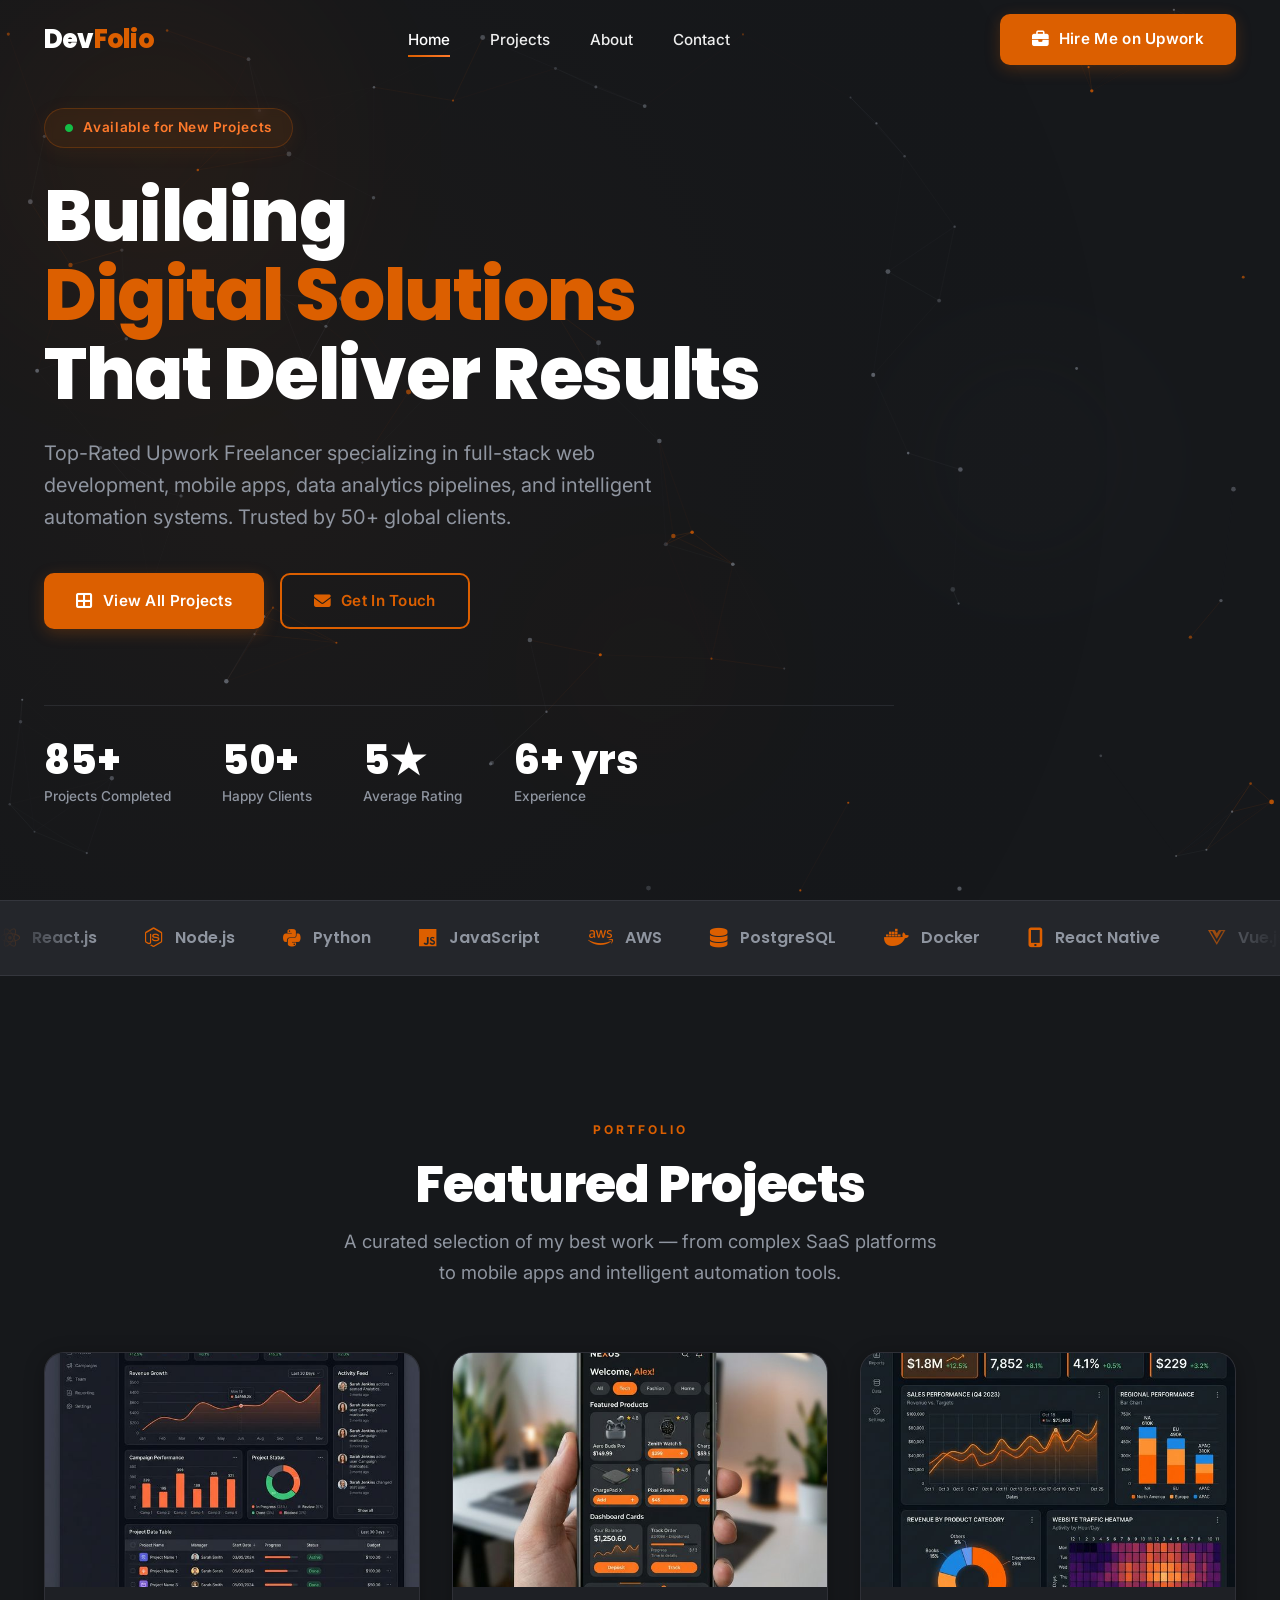
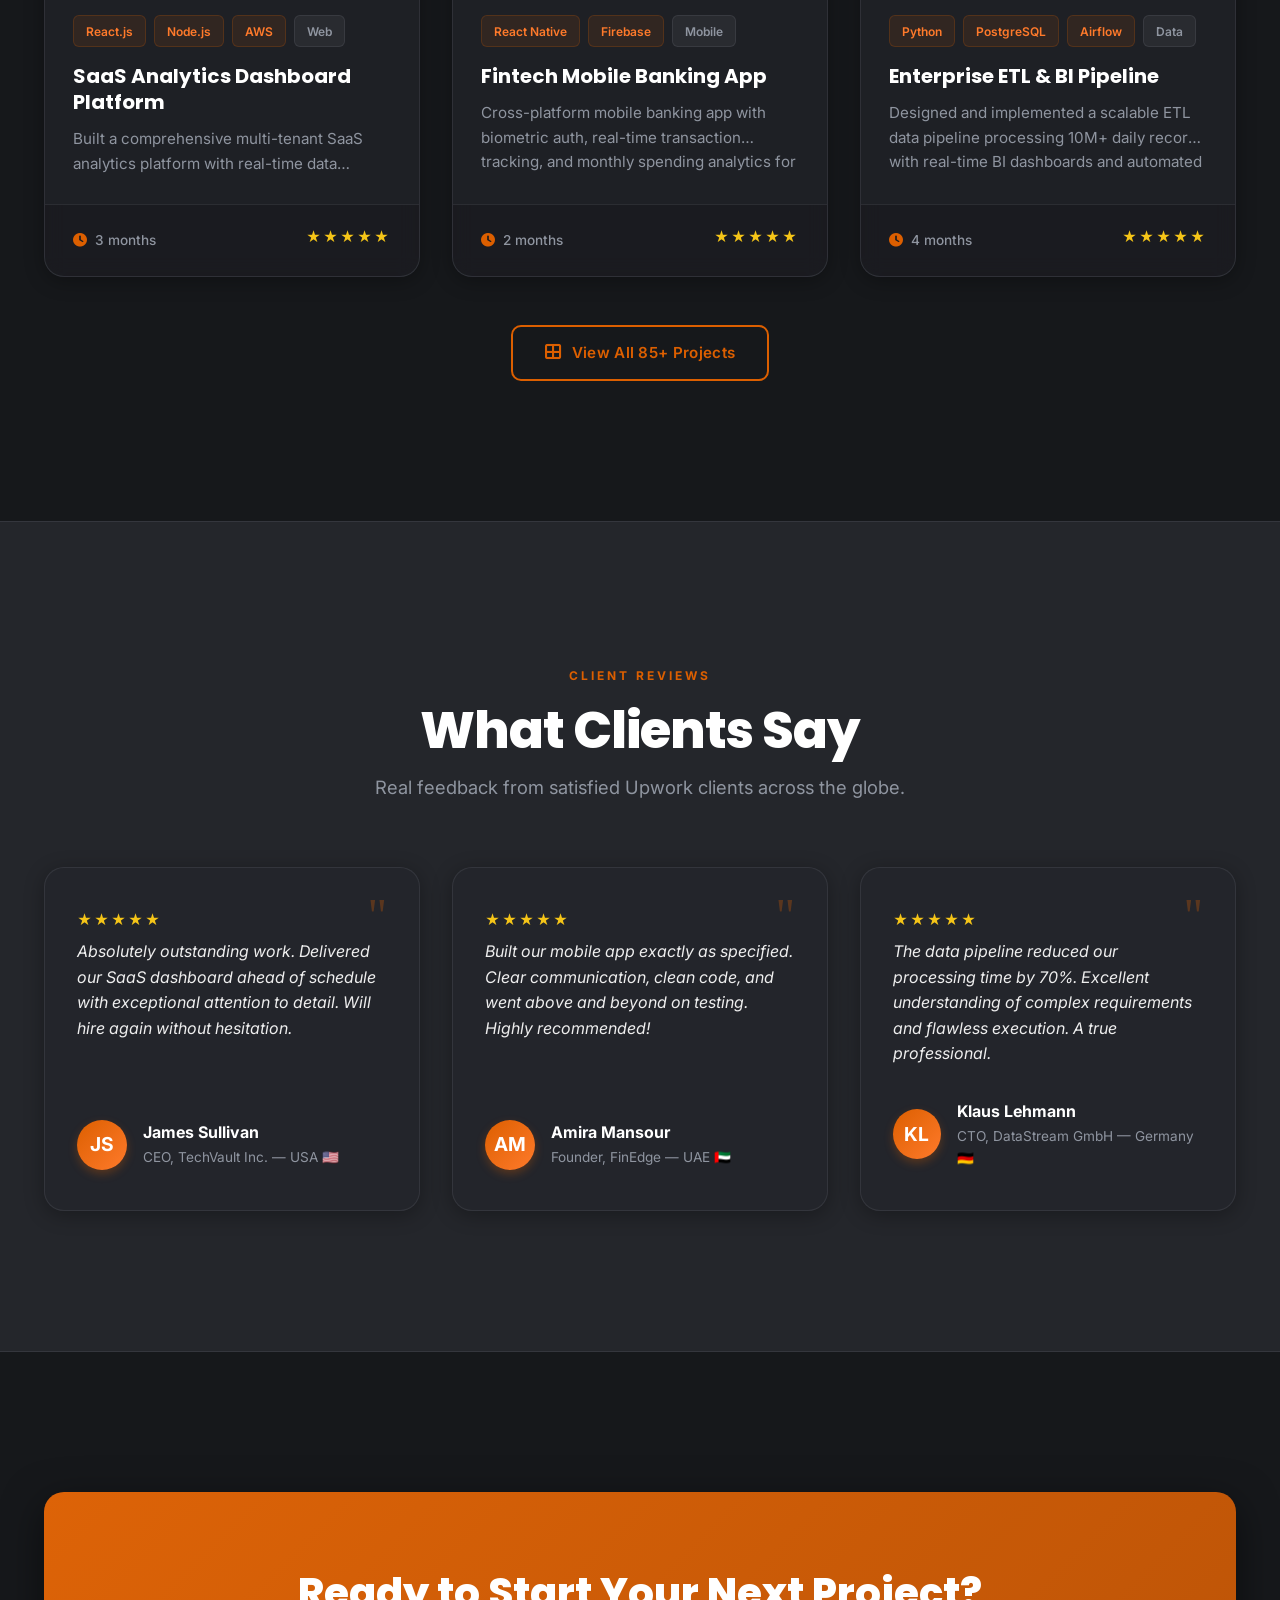
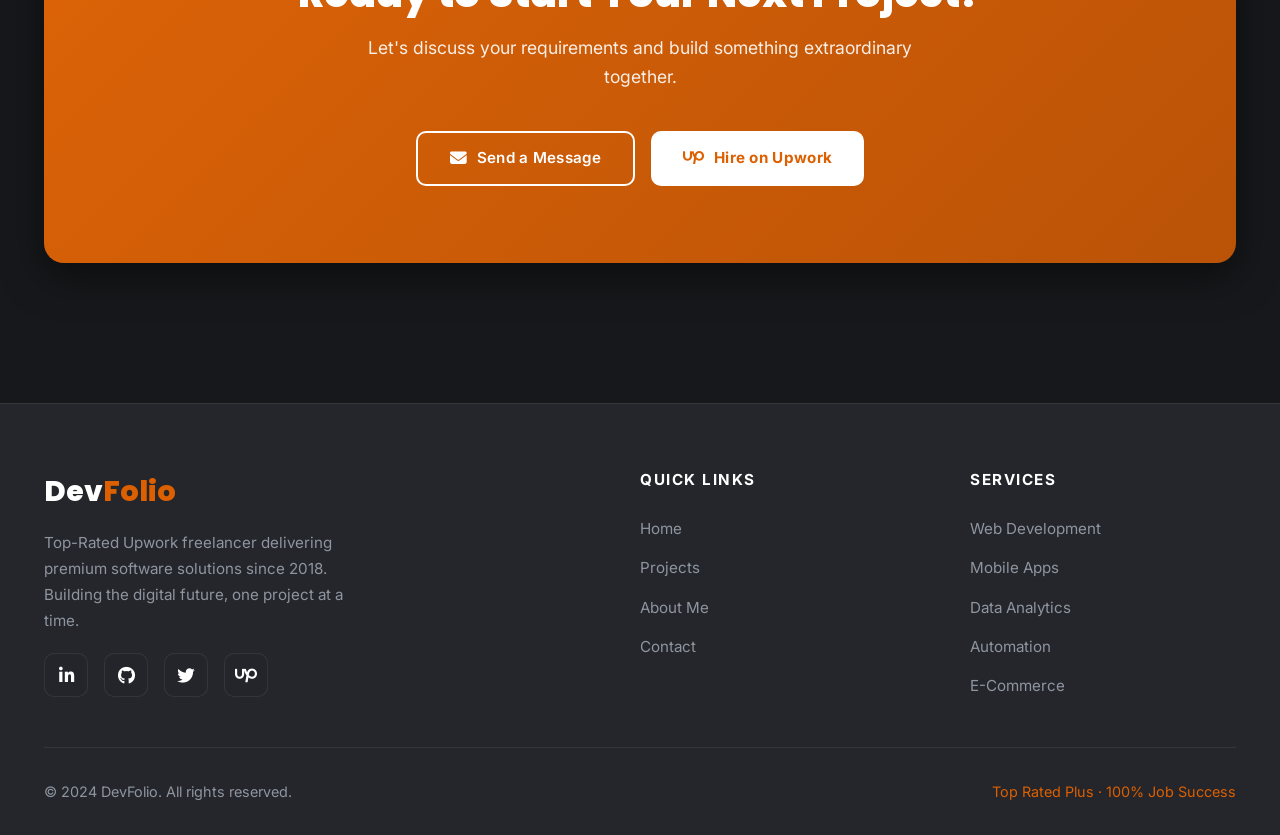
<file: index.html>
<!DOCTYPE html>
<html lang="en">
<head>
  <meta charset="UTF-8" />
  <meta name="viewport" content="width=device-width, initial-scale=1.0" />
  <title>DevFolio | Upwork Freelance Developer Portfolio</title>
  <meta name="description" content="Professional freelance developer portfolio showcasing top-rated Upwork projects in web development, mobile apps, data analytics, and automation." />
  <link rel="stylesheet" href="css/style.css" />
  <link rel="stylesheet" href="css/animations.css" />
  <link rel="stylesheet" href="https://cdnjs.cloudflare.com/ajax/libs/font-awesome/6.5.1/css/all.min.css" />
  <style>
    .hero { background: var(--clr-darkest); }
  </style>
</head>
<body>

<!-- ════════════════ NAVBAR ════════════════ -->
<nav class="navbar" id="navbar">
  <div class="container">
    <div class="navbar__inner">
      <a href="index.html" class="navbar__logo">Dev<span>Folio</span></a>
      <ul class="navbar__links">
        <li><a href="index.html" class="active">Home</a></li>
        <li><a href="projects.html">Projects</a></li>
        <li><a href="about.html">About</a></li>
        <li><a href="contact.html">Contact</a></li>
      </ul>
      <a href="https://www.upwork.com" target="_blank" class="btn btn--primary navbar__cta">
        <i class="fas fa-briefcase"></i> Hire Me on Upwork
      </a>
      <button class="navbar__hamburger" id="hamburger" aria-label="Open menu">
        <span></span><span></span><span></span>
      </button>
    </div>
  </div>
</nav>

<!-- Mobile Nav -->
<div class="mobile-nav" id="mobileNav">
  <button class="mobile-nav__close" id="mobileClose"><i class="fas fa-times"></i></button>
  <a href="index.html">Home</a>
  <a href="projects.html">Projects</a>
  <a href="about.html">About</a>
  <a href="contact.html">Contact</a>
  <a href="https://www.upwork.com" target="_blank" class="btn btn--primary">Hire Me on Upwork</a>
</div>

<!-- ════════════════ HERO ════════════════ -->
<section class="hero">
  <canvas id="heroCanvas" aria-hidden="true"></canvas>
  <div class="hero-orb hero-orb--1" aria-hidden="true"></div>
  <div class="hero-orb hero-orb--2" aria-hidden="true"></div>
  <div class="hero-orb hero-orb--3" aria-hidden="true"></div>
  <div class="container">
    <div class="hero__content">
      <div class="hero__badge">
        <i class="fas fa-circle" style="font-size:0.5rem; color: #14be46;"></i>
        Available for New Projects
      </div>
      <h1 class="hero__title">
        Building <span class="accent">Digital Solutions</span><br />That Deliver Results
      </h1>
      <p class="hero__subtitle">
        Top-Rated Upwork Freelancer specializing in full-stack web development, mobile apps, data analytics pipelines, and intelligent automation systems. Trusted by 50+ global clients.
      </p>
      <div class="hero__actions">
        <a href="projects.html" class="btn btn--primary">
          <i class="fas fa-th-large"></i> View All Projects
        </a>
        <a href="contact.html" class="btn btn--outline">
          <i class="fas fa-envelope"></i> Get In Touch
        </a>
      </div>
      <div class="hero__stats">
        <div>
          <div class="hero__stat-value" data-target="85" data-suffix="+">0+</div>
          <div class="hero__stat-label">Projects Completed</div>
        </div>
        <div>
          <div class="hero__stat-value" data-target="50" data-suffix="+">0+</div>
          <div class="hero__stat-label">Happy Clients</div>
        </div>
        <div>
          <div class="hero__stat-value" data-target="5" data-suffix="★">0★</div>
          <div class="hero__stat-label">Average Rating</div>
        </div>
        <div>
          <div class="hero__stat-value" data-target="6" data-suffix="+ yrs">0+ yrs</div>
          <div class="hero__stat-label">Experience</div>
        </div>
      </div>
    </div>
  </div>
</section>

<!-- ════════════════ TECH STRIP ════════════════ -->
<div class="tech-strip">
  <div class="tech-strip__track">
    <span class="tech-strip__item"><i class="fab fa-react"></i> React.js</span>
    <span class="tech-strip__item"><i class="fab fa-node-js"></i> Node.js</span>
    <span class="tech-strip__item"><i class="fab fa-python"></i> Python</span>
    <span class="tech-strip__item"><i class="fab fa-js"></i> JavaScript</span>
    <span class="tech-strip__item"><i class="fab fa-aws"></i> AWS</span>
    <span class="tech-strip__item"><i class="fas fa-database"></i> PostgreSQL</span>
    <span class="tech-strip__item"><i class="fab fa-docker"></i> Docker</span>
    <span class="tech-strip__item"><i class="fas fa-mobile-alt"></i> React Native</span>
    <span class="tech-strip__item"><i class="fab fa-vuejs"></i> Vue.js</span>
    <span class="tech-strip__item"><i class="fas fa-robot"></i> AI/ML</span>
    <span class="tech-strip__item"><i class="fab fa-figma"></i> Figma</span>
    <span class="tech-strip__item"><i class="fas fa-fire"></i> Firebase</span>
    <!-- Duplicate for seamless loop -->
    <span class="tech-strip__item"><i class="fab fa-react"></i> React.js</span>
    <span class="tech-strip__item"><i class="fab fa-node-js"></i> Node.js</span>
    <span class="tech-strip__item"><i class="fab fa-python"></i> Python</span>
    <span class="tech-strip__item"><i class="fab fa-js"></i> JavaScript</span>
    <span class="tech-strip__item"><i class="fab fa-aws"></i> AWS</span>
    <span class="tech-strip__item"><i class="fas fa-database"></i> PostgreSQL</span>
    <span class="tech-strip__item"><i class="fab fa-docker"></i> Docker</span>
    <span class="tech-strip__item"><i class="fas fa-mobile-alt"></i> React Native</span>
    <span class="tech-strip__item"><i class="fab fa-vuejs"></i> Vue.js</span>
    <span class="tech-strip__item"><i class="fas fa-robot"></i> AI/ML</span>
    <span class="tech-strip__item"><i class="fab fa-figma"></i> Figma</span>
    <span class="tech-strip__item"><i class="fas fa-fire"></i> Firebase</span>
  </div>
</div>

<!-- ════════════════ FEATURED PROJECTS ════════════════ -->
<section class="section">
  <div class="container">
    <div class="section-header fade-up">
      <span class="section-label">Portfolio</span>
      <h2 class="section-title">Featured Projects</h2>
      <p class="section-subtitle">A curated selection of my best work — from complex SaaS platforms to mobile apps and intelligent automation tools.</p>
    </div>

    <div class="projects-grid">

      <!-- Card 1 -->
      <div class="project-card stagger-item" data-category="web">
        <div class="project-card__image">
          <img src="assets/images/project_web_app.png" alt="SaaS Dashboard Platform" loading="lazy" />
          <div class="project-card__overlay">
            <a href="project-detail.html?id=1" class="btn btn--primary btn--sm">
              <i class="fas fa-eye"></i> View
            </a>
          </div>
        </div>
        <div class="project-card__body">
          <div class="project-card__tags">
            <span class="tag">React.js</span>
            <span class="tag">Node.js</span>
            <span class="tag">AWS</span>
            <span class="tag--gray tag">Web</span>
          </div>
          <h3 class="project-card__title">SaaS Analytics Dashboard Platform</h3>
          <p class="project-card__desc">Built a comprehensive multi-tenant SaaS analytics platform with real-time data visualization, role-based access control, and automated reporting.</p>
        </div>
        <div class="project-card__footer">
          <span class="project-card__meta"><i class="fas fa-clock"></i> 3 months</span>
          <div class="stars">★★★★★</div>
        </div>
      </div>

      <!-- Card 2 -->
      <div class="project-card stagger-item" data-category="mobile">
        <div class="project-card__image">
          <img src="assets/images/project_mobile_app.png" alt="Fintech Mobile App" loading="lazy" />
          <div class="project-card__overlay">
            <a href="project-detail.html?id=2" class="btn btn--primary btn--sm">
              <i class="fas fa-eye"></i> View
            </a>
          </div>
        </div>
        <div class="project-card__body">
          <div class="project-card__tags">
            <span class="tag">React Native</span>
            <span class="tag">Firebase</span>
            <span class="tag--gray tag">Mobile</span>
          </div>
          <h3 class="project-card__title">Fintech Mobile Banking App</h3>
          <p class="project-card__desc">Cross-platform mobile banking app with biometric auth, real-time transaction tracking, and monthly spending analytics for iOS & Android.</p>
        </div>
        <div class="project-card__footer">
          <span class="project-card__meta"><i class="fas fa-clock"></i> 2 months</span>
          <div class="stars">★★★★★</div>
        </div>
      </div>

      <!-- Card 3 -->
      <div class="project-card stagger-item" data-category="data">
        <div class="project-card__image">
          <img src="assets/images/project_data_dashboard.png" alt="Data Analytics Pipeline" loading="lazy" />
          <div class="project-card__overlay">
            <a href="project-detail.html?id=3" class="btn btn--primary btn--sm">
              <i class="fas fa-eye"></i> View
            </a>
          </div>
        </div>
        <div class="project-card__body">
          <div class="project-card__tags">
            <span class="tag">Python</span>
            <span class="tag">PostgreSQL</span>
            <span class="tag">Airflow</span>
            <span class="tag--gray tag">Data</span>
          </div>
          <h3 class="project-card__title">Enterprise ETL & BI Pipeline</h3>
          <p class="project-card__desc">Designed and implemented a scalable ETL data pipeline processing 10M+ daily records with real-time BI dashboards and automated anomaly detection.</p>
        </div>
        <div class="project-card__footer">
          <span class="project-card__meta"><i class="fas fa-clock"></i> 4 months</span>
          <div class="stars">★★★★★</div>
        </div>
      </div>

    </div>

    <div class="fade-up" style="text-align:center; margin-top: 3rem;">
      <a href="projects.html" class="btn btn--outline">
        <i class="fas fa-th-large"></i> View All 85+ Projects
      </a>
    </div>
  </div>
</section>

<!-- ════════════════ TESTIMONIALS ════════════════ -->
<section class="section section--alt">
  <div class="container">
    <div class="section-header fade-up">
      <span class="section-label">Client Reviews</span>
      <h2 class="section-title">What Clients Say</h2>
      <p class="section-subtitle">Real feedback from satisfied Upwork clients across the globe.</p>
    </div>
    <div class="testimonials-grid">

      <div class="testimonial-card stagger-item">
        <div class="testimonial-card__quote">"</div>
        <div class="stars">★★★★★</div>
        <p class="testimonial-card__text">Absolutely outstanding work. Delivered our SaaS dashboard ahead of schedule with exceptional attention to detail. Will hire again without hesitation.</p>
        <div class="testimonial-card__author">
          <div class="testimonial-card__avatar">JS</div>
          <div>
            <div class="testimonial-card__name">James Sullivan</div>
            <div class="testimonial-card__role">CEO, TechVault Inc. — USA 🇺🇸</div>
          </div>
        </div>
      </div>

      <div class="testimonial-card stagger-item">
        <div class="testimonial-card__quote">"</div>
        <div class="stars">★★★★★</div>
        <p class="testimonial-card__text">Built our mobile app exactly as specified. Clear communication, clean code, and went above and beyond on testing. Highly recommended!</p>
        <div class="testimonial-card__author">
          <div class="testimonial-card__avatar">AM</div>
          <div>
            <div class="testimonial-card__name">Amira Mansour</div>
            <div class="testimonial-card__role">Founder, FinEdge — UAE 🇦🇪</div>
          </div>
        </div>
      </div>

      <div class="testimonial-card stagger-item">
        <div class="testimonial-card__quote">"</div>
        <div class="stars">★★★★★</div>
        <p class="testimonial-card__text">The data pipeline reduced our processing time by 70%. Excellent understanding of complex requirements and flawless execution. A true professional.</p>
        <div class="testimonial-card__author">
          <div class="testimonial-card__avatar">KL</div>
          <div>
            <div class="testimonial-card__name">Klaus Lehmann</div>
            <div class="testimonial-card__role">CTO, DataStream GmbH — Germany 🇩🇪</div>
          </div>
        </div>
      </div>

    </div>
  </div>
</section>

<!-- ════════════════ CTA BANNER ════════════════ -->
<section class="section">
  <div class="container fade-up">
    <div class="cta-banner">
      <h2>Ready to Start Your Next Project?</h2>
      <p>Let's discuss your requirements and build something extraordinary together.</p>
      <div style="display:flex; gap:1rem; justify-content:center; flex-wrap:wrap;">
        <a href="contact.html" class="btn btn--outline"><i class="fas fa-envelope"></i> Send a Message</a>
        <a href="https://www.upwork.com" target="_blank" class="btn" style="background:#fff; color:var(--clr-accent); font-weight:700;">
          <i class="fab fa-upwork"></i> Hire on Upwork
        </a>
      </div>
    </div>
  </div>
</section>

<!-- ════════════════ FOOTER ════════════════ -->
<footer class="footer">
  <div class="container">
    <div class="footer__inner">
      <div>
        <div class="footer__brand-name">Dev<span>Folio</span></div>
        <p class="footer__brand-desc">Top-Rated Upwork freelancer delivering premium software solutions since 2018. Building the digital future, one project at a time.</p>
        <div class="social-links" style="margin-top:1.25rem;">
          <a href="#" class="social-link"><i class="fab fa-linkedin-in"></i></a>
          <a href="#" class="social-link"><i class="fab fa-github"></i></a>
          <a href="#" class="social-link"><i class="fab fa-twitter"></i></a>
          <a href="https://www.upwork.com" target="_blank" class="social-link"><i class="fab fa-upwork"></i></a>
        </div>
      </div>
      <div>
        <div class="footer__col-title">Quick Links</div>
        <ul class="footer__links">
          <li><a href="index.html">Home</a></li>
          <li><a href="projects.html">Projects</a></li>
          <li><a href="about.html">About Me</a></li>
          <li><a href="contact.html">Contact</a></li>
        </ul>
      </div>
      <div>
        <div class="footer__col-title">Services</div>
        <ul class="footer__links">
          <li><a href="projects.html?filter=web">Web Development</a></li>
          <li><a href="projects.html?filter=mobile">Mobile Apps</a></li>
          <li><a href="projects.html?filter=data">Data Analytics</a></li>
          <li><a href="projects.html?filter=automation">Automation</a></li>
          <li><a href="projects.html?filter=ecommerce">E-Commerce</a></li>
        </ul>
      </div>
    </div>
    <div class="footer__bottom">
      <span>© 2024 DevFolio. All rights reserved.</span>
      <span style="color: var(--clr-accent);">Top Rated Plus · 100% Job Success</span>
    </div>
  </div>
</footer>

<script src="js/main.js"></script>
<script src="js/hero-bg.js"></script>
<script src="js/page-effects.js"></script>
</body>
</html>
</file>
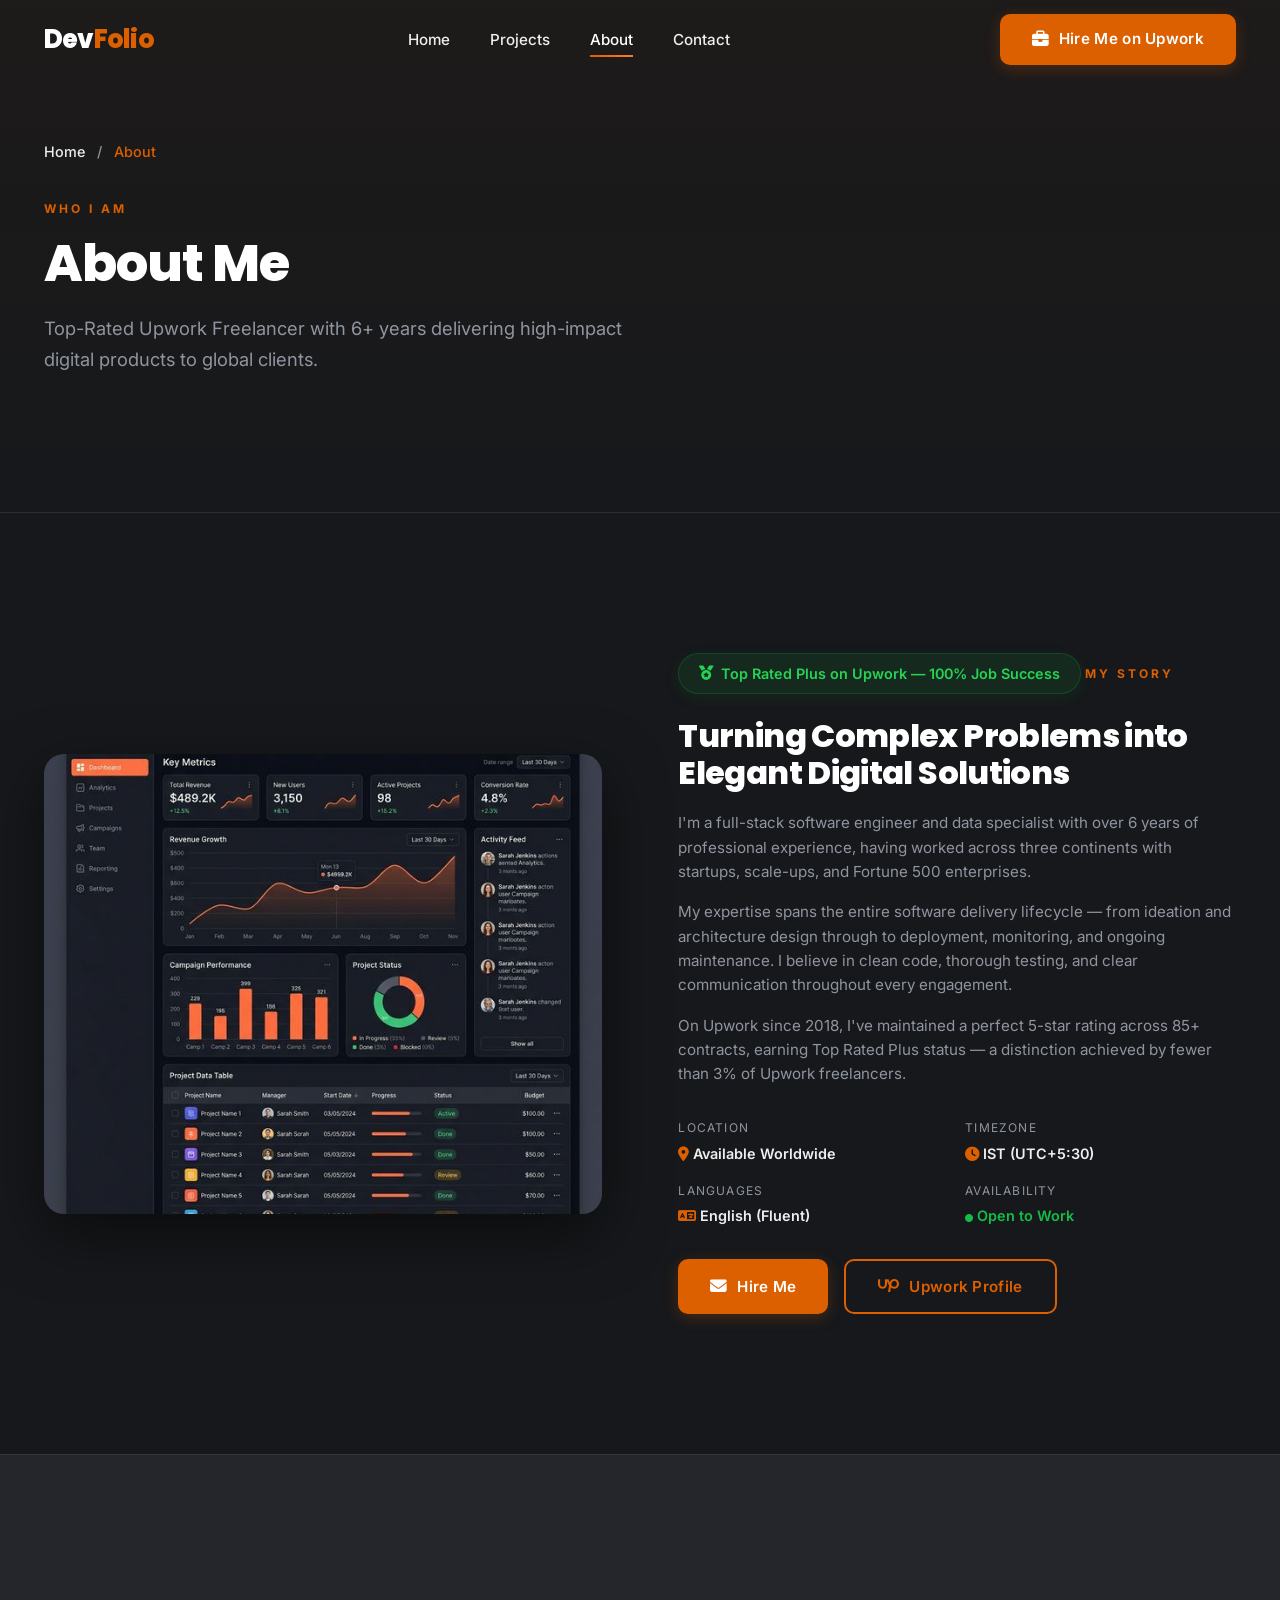
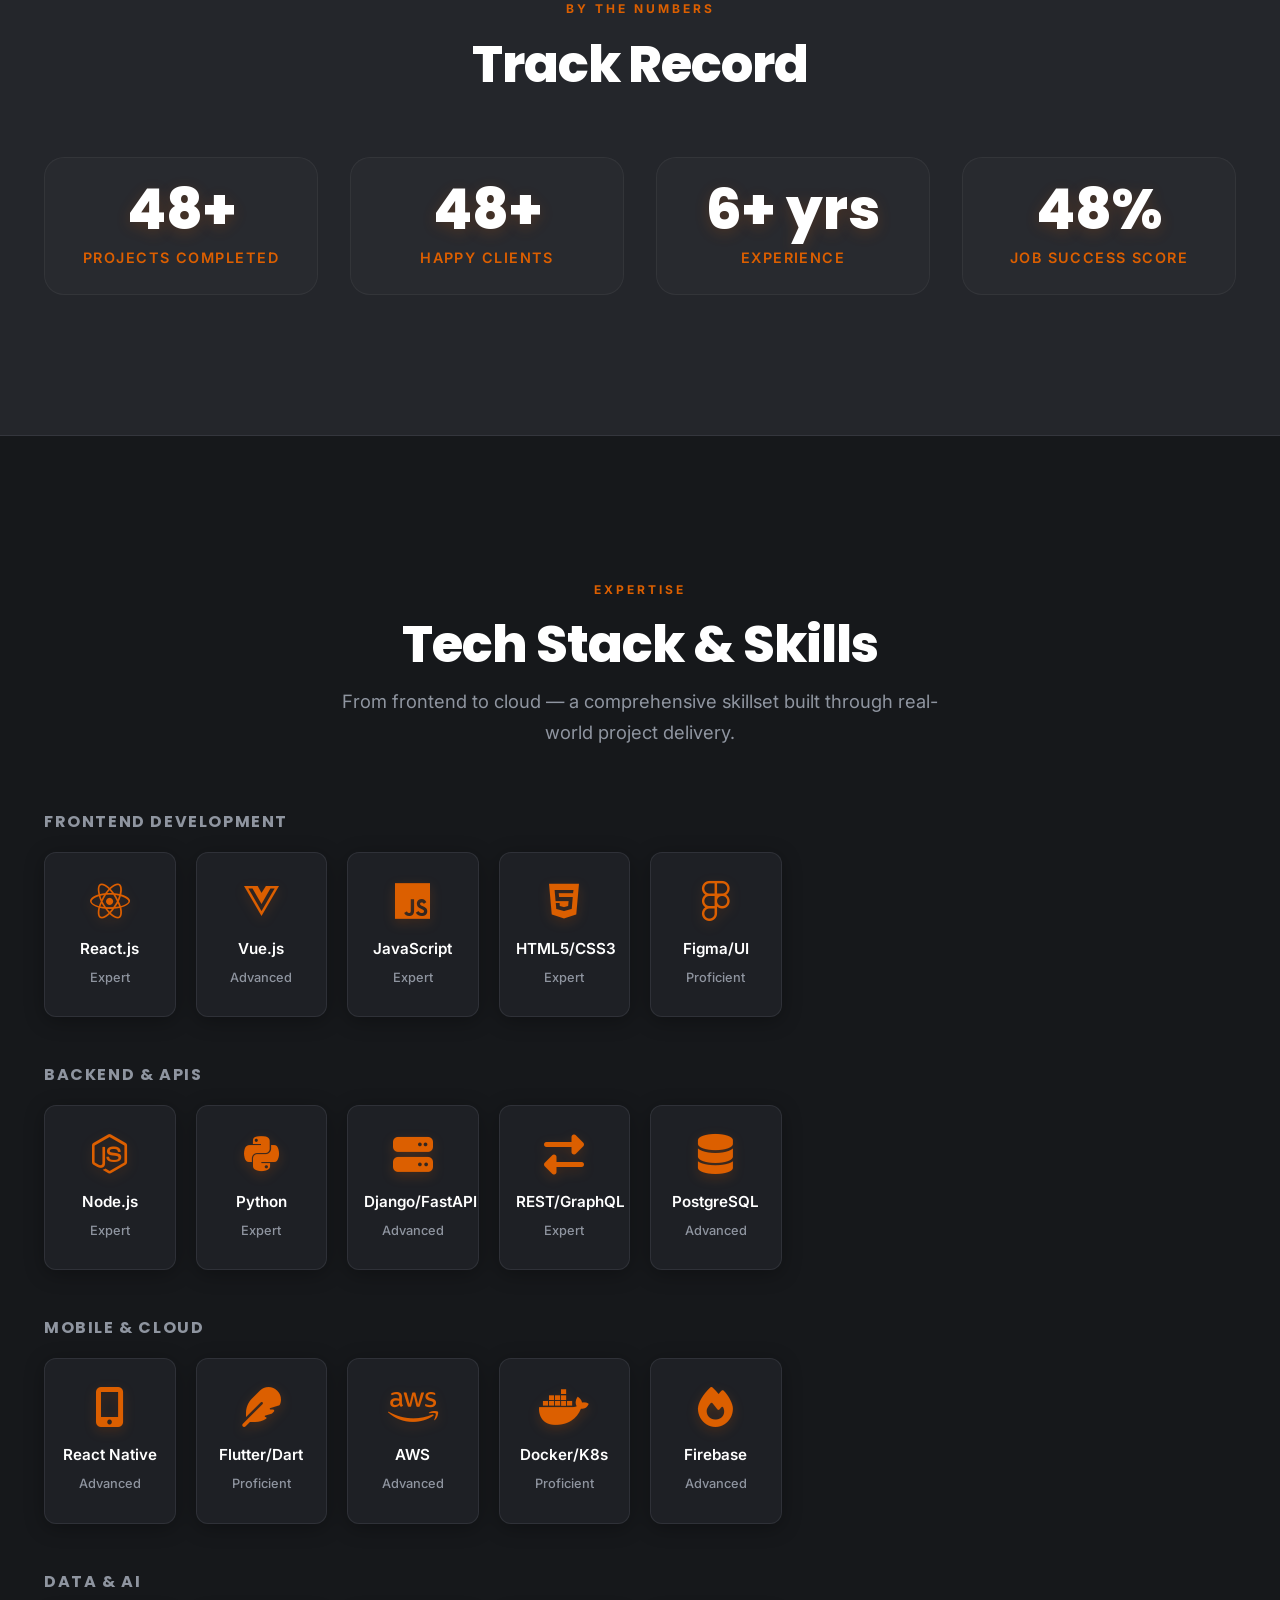
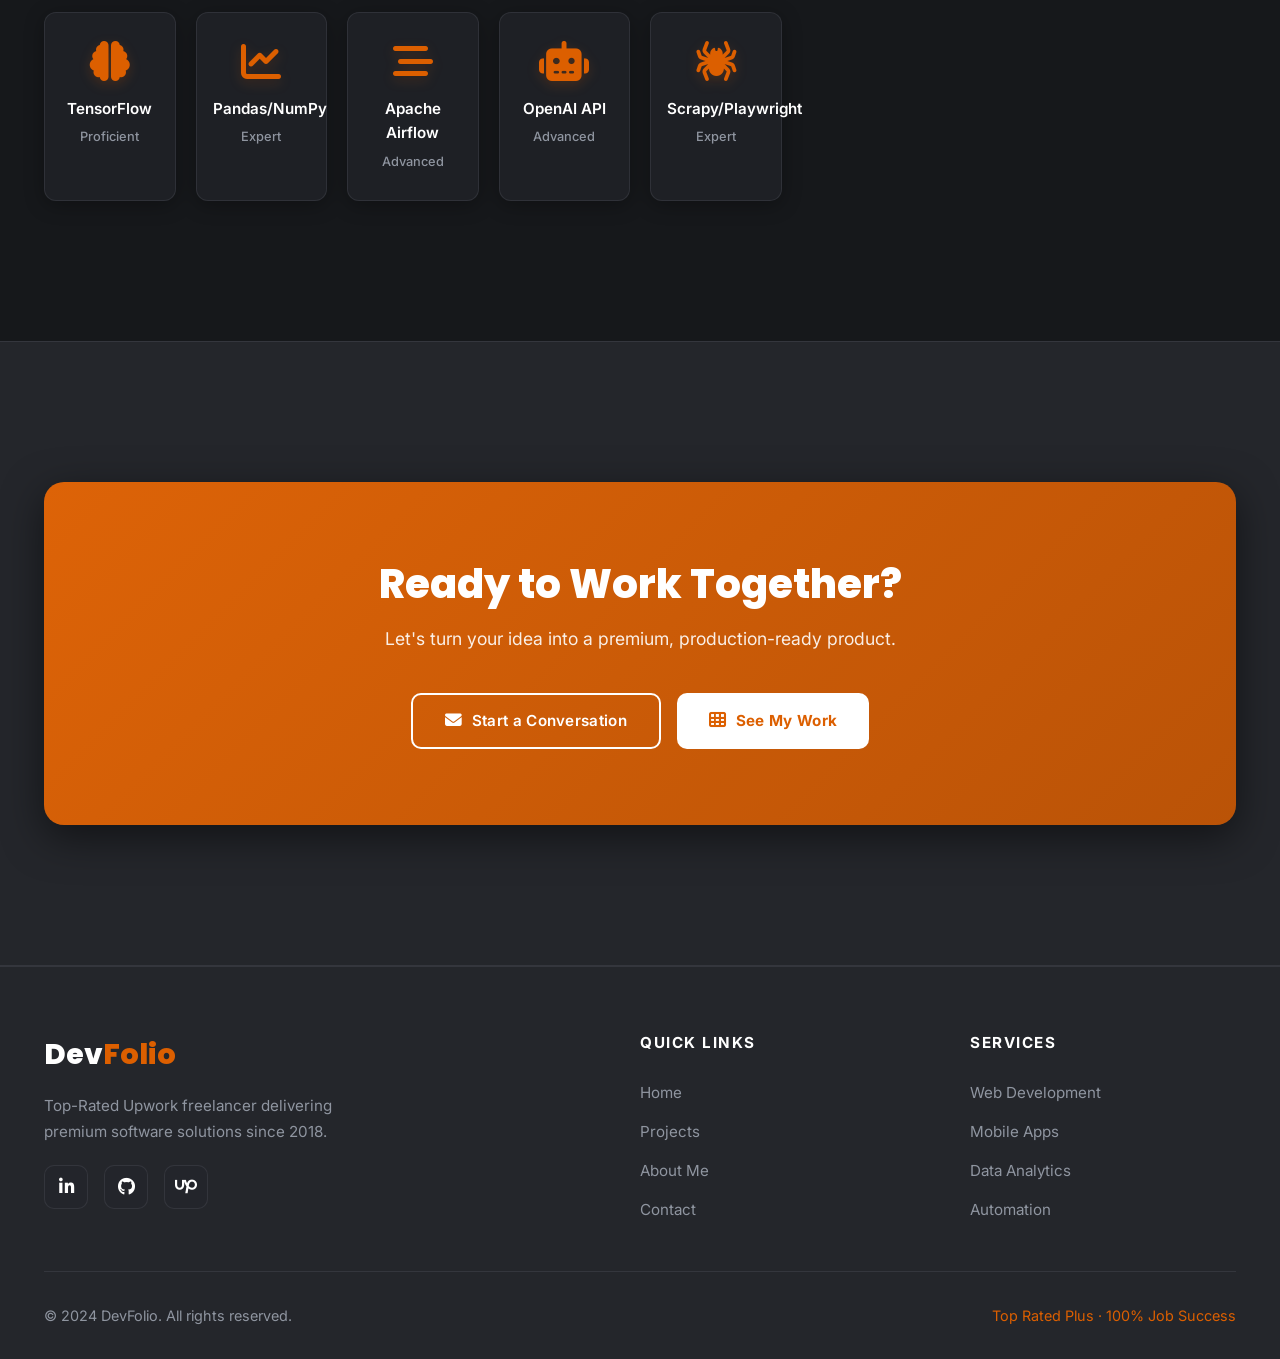
<file: about.html>
<!DOCTYPE html>
<html lang="en">
<head>
  <meta charset="UTF-8" />
  <meta name="viewport" content="width=device-width, initial-scale=1.0" />
  <title>About Me | DevFolio</title>
  <meta name="description" content="Learn about a Top-Rated Upwork freelance developer with 6+ years of experience in web development, mobile apps, data analytics, and automation." />
  <link rel="stylesheet" href="css/style.css" />
  <link rel="stylesheet" href="css/animations.css" />
  <link rel="stylesheet" href="https://cdnjs.cloudflare.com/ajax/libs/font-awesome/6.5.1/css/all.min.css" />
</head>
<body>

<!-- NAVBAR -->
<nav class="navbar" id="navbar">
  <div class="container">
    <div class="navbar__inner">
      <a href="index.html" class="navbar__logo">Dev<span>Folio</span></a>
      <ul class="navbar__links">
        <li><a href="index.html">Home</a></li>
        <li><a href="projects.html">Projects</a></li>
        <li><a href="about.html" class="active">About</a></li>
        <li><a href="contact.html">Contact</a></li>
      </ul>
      <a href="https://www.upwork.com" target="_blank" class="btn btn--primary navbar__cta">
        <i class="fas fa-briefcase"></i> Hire Me on Upwork
      </a>
      <button class="navbar__hamburger" id="hamburger"><span></span><span></span><span></span></button>
    </div>
  </div>
</nav>
<div class="mobile-nav" id="mobileNav">
  <button class="mobile-nav__close" id="mobileClose"><i class="fas fa-times"></i></button>
  <a href="index.html">Home</a><a href="projects.html">Projects</a>
  <a href="about.html">About</a><a href="contact.html">Contact</a>
</div>

<!-- PAGE HEADER -->
<div class="page-header">
  <div class="container">
    <div class="breadcrumb"><a href="index.html">Home</a><span>/</span><span class="current">About</span></div>
    <span class="section-label">Who I Am</span>
    <h1 class="section-title fade-up">About Me</h1>
    <p class="section-subtitle fade-up">Top-Rated Upwork Freelancer with 6+ years delivering high-impact digital products to global clients.</p>
  </div>
</div>

<!-- ABOUT SECTION -->
<section class="section">
  <div class="container">
    <div class="about-grid">
      <div class="fade-up">
        <img src="assets/images/project_web_app.png" alt="Developer working" style="border-radius:20px; width:100%; height:460px; object-fit:cover; box-shadow: 0 20px 60px rgba(0,0,0,0.5);" />
      </div>
      <div class="fade-up">
        <div class="upwork-badge">
          <i class="fas fa-medal"></i> Top Rated Plus on Upwork — 100% Job Success
        </div>
        <span class="section-label">My Story</span>
        <h2 class="section-title" style="font-size:2rem;">Turning Complex Problems into Elegant Digital Solutions</h2>
        <p style="color:var(--clr-mid); margin-bottom:1rem; font-size:0.95rem;">I'm a full-stack software engineer and data specialist with over 6 years of professional experience, having worked across three continents with startups, scale-ups, and Fortune 500 enterprises.</p>
        <p style="color:var(--clr-mid); margin-bottom:1rem; font-size:0.95rem;">My expertise spans the entire software delivery lifecycle — from ideation and architecture design through to deployment, monitoring, and ongoing maintenance. I believe in clean code, thorough testing, and clear communication throughout every engagement.</p>
        <p style="color:var(--clr-mid); margin-bottom:2rem; font-size:0.95rem;">On Upwork since 2018, I've maintained a perfect 5-star rating across 85+ contracts, earning Top Rated Plus status — a distinction achieved by fewer than 3% of Upwork freelancers.</p>

        <div style="display:grid; grid-template-columns:1fr 1fr; gap:1rem; margin-bottom:2rem;">
          <div>
            <div style="font-size:0.75rem; color:var(--clr-mid); text-transform:uppercase; letter-spacing:0.1em; margin-bottom:0.25rem;">Location</div>
            <div style="font-weight:600; font-size:0.9rem;"><i class="fas fa-map-marker-alt" style="color:var(--clr-accent);"></i> Available Worldwide</div>
          </div>
          <div>
            <div style="font-size:0.75rem; color:var(--clr-mid); text-transform:uppercase; letter-spacing:0.1em; margin-bottom:0.25rem;">Timezone</div>
            <div style="font-weight:600; font-size:0.9rem;"><i class="fas fa-clock" style="color:var(--clr-accent);"></i> IST (UTC+5:30)</div>
          </div>
          <div>
            <div style="font-size:0.75rem; color:var(--clr-mid); text-transform:uppercase; letter-spacing:0.1em; margin-bottom:0.25rem;">Languages</div>
            <div style="font-weight:600; font-size:0.9rem;"><i class="fas fa-language" style="color:var(--clr-accent);"></i> English (Fluent)</div>
          </div>
          <div>
            <div style="font-size:0.75rem; color:var(--clr-mid); text-transform:uppercase; letter-spacing:0.1em; margin-bottom:0.25rem;">Availability</div>
            <div style="font-weight:600; font-size:0.9rem; color:#14be46;"><i class="fas fa-circle" style="font-size:0.5rem;"></i> Open to Work</div>
          </div>
        </div>

        <div style="display:flex; gap:1rem; flex-wrap:wrap;">
          <a href="contact.html" class="btn btn--primary"><i class="fas fa-envelope"></i> Hire Me</a>
          <a href="https://www.upwork.com" target="_blank" class="btn btn--outline"><i class="fab fa-upwork"></i> Upwork Profile</a>
        </div>
      </div>
    </div>
  </div>
</section>

<!-- STATS -->
<section class="section section--alt">
  <div class="container">
    <div class="section-header fade-up">
      <span class="section-label">By The Numbers</span>
      <h2 class="section-title">Track Record</h2>
    </div>
    <div class="stats-row">
      <div class="stat-item fade-up">
        <div class="stat-item__value" data-target="85" data-suffix="+">0+</div>
        <div class="stat-item__label">Projects Completed</div>
      </div>
      <div class="stat-item fade-up">
        <div class="stat-item__value" data-target="50" data-suffix="+">0+</div>
        <div class="stat-item__label">Happy Clients</div>
      </div>
      <div class="stat-item fade-up">
        <div class="stat-item__value" data-target="6" data-suffix="+ yrs">0+ yrs</div>
        <div class="stat-item__label">Experience</div>
      </div>
      <div class="stat-item fade-up">
        <div class="stat-item__value" data-target="100" data-suffix="%">0%</div>
        <div class="stat-item__label">Job Success Score</div>
      </div>
    </div>
  </div>
</section>

<!-- SKILLS -->
<section class="section">
  <div class="container">
    <div class="section-header fade-up">
      <span class="section-label">Expertise</span>
      <h2 class="section-title">Tech Stack & Skills</h2>
      <p class="section-subtitle">From frontend to cloud — a comprehensive skillset built through real-world project delivery.</p>
    </div>

    <!-- Skill Categories -->
    <div style="display:flex; flex-direction:column; gap:3rem;">

      <div class="fade-up">
        <h3 style="font-size:1rem; color:var(--clr-mid); text-transform:uppercase; letter-spacing:0.1em; margin-bottom:1.25rem;">Frontend Development</h3>
        <div class="skills-grid">
          <div class="skill-card stagger-item"><i class="fab fa-react"></i><div class="skill-card__name">React.js</div><div class="skill-card__level">Expert</div></div>
          <div class="skill-card stagger-item"><i class="fab fa-vuejs"></i><div class="skill-card__name">Vue.js</div><div class="skill-card__level">Advanced</div></div>
          <div class="skill-card stagger-item"><i class="fab fa-js"></i><div class="skill-card__name">JavaScript</div><div class="skill-card__level">Expert</div></div>
          <div class="skill-card stagger-item"><i class="fab fa-html5"></i><div class="skill-card__name">HTML5/CSS3</div><div class="skill-card__level">Expert</div></div>
          <div class="skill-card stagger-item"><i class="fab fa-figma"></i><div class="skill-card__name">Figma/UI</div><div class="skill-card__level">Proficient</div></div>
        </div>
      </div>

      <div class="fade-up">
        <h3 style="font-size:1rem; color:var(--clr-mid); text-transform:uppercase; letter-spacing:0.1em; margin-bottom:1.25rem;">Backend & APIs</h3>
        <div class="skills-grid">
          <div class="skill-card stagger-item"><i class="fab fa-node-js"></i><div class="skill-card__name">Node.js</div><div class="skill-card__level">Expert</div></div>
          <div class="skill-card stagger-item"><i class="fab fa-python"></i><div class="skill-card__name">Python</div><div class="skill-card__level">Expert</div></div>
          <div class="skill-card stagger-item"><i class="fas fa-server"></i><div class="skill-card__name">Django/FastAPI</div><div class="skill-card__level">Advanced</div></div>
          <div class="skill-card stagger-item"><i class="fas fa-exchange-alt"></i><div class="skill-card__name">REST/GraphQL</div><div class="skill-card__level">Expert</div></div>
          <div class="skill-card stagger-item"><i class="fas fa-database"></i><div class="skill-card__name">PostgreSQL</div><div class="skill-card__level">Advanced</div></div>
        </div>
      </div>

      <div class="fade-up">
        <h3 style="font-size:1rem; color:var(--clr-mid); text-transform:uppercase; letter-spacing:0.1em; margin-bottom:1.25rem;">Mobile & Cloud</h3>
        <div class="skills-grid">
          <div class="skill-card stagger-item"><i class="fas fa-mobile-alt"></i><div class="skill-card__name">React Native</div><div class="skill-card__level">Advanced</div></div>
          <div class="skill-card stagger-item"><i class="fas fa-feather"></i><div class="skill-card__name">Flutter/Dart</div><div class="skill-card__level">Proficient</div></div>
          <div class="skill-card stagger-item"><i class="fab fa-aws"></i><div class="skill-card__name">AWS</div><div class="skill-card__level">Advanced</div></div>
          <div class="skill-card stagger-item"><i class="fab fa-docker"></i><div class="skill-card__name">Docker/K8s</div><div class="skill-card__level">Proficient</div></div>
          <div class="skill-card stagger-item"><i class="fas fa-fire"></i><div class="skill-card__name">Firebase</div><div class="skill-card__level">Advanced</div></div>
        </div>
      </div>

      <div class="fade-up">
        <h3 style="font-size:1rem; color:var(--clr-mid); text-transform:uppercase; letter-spacing:0.1em; margin-bottom:1.25rem;">Data & AI</h3>
        <div class="skills-grid">
          <div class="skill-card stagger-item"><i class="fas fa-brain"></i><div class="skill-card__name">TensorFlow</div><div class="skill-card__level">Proficient</div></div>
          <div class="skill-card stagger-item"><i class="fas fa-chart-line"></i><div class="skill-card__name">Pandas/NumPy</div><div class="skill-card__level">Expert</div></div>
          <div class="skill-card stagger-item"><i class="fas fa-stream"></i><div class="skill-card__name">Apache Airflow</div><div class="skill-card__level">Advanced</div></div>
          <div class="skill-card stagger-item"><i class="fas fa-robot"></i><div class="skill-card__name">OpenAI API</div><div class="skill-card__level">Advanced</div></div>
          <div class="skill-card stagger-item"><i class="fas fa-spider"></i><div class="skill-card__name">Scrapy/Playwright</div><div class="skill-card__level">Expert</div></div>
        </div>
      </div>

    </div>
  </div>
</section>

<!-- CTA -->
<section class="section section--alt">
  <div class="container fade-up">
    <div class="cta-banner">
      <h2>Ready to Work Together?</h2>
      <p>Let's turn your idea into a premium, production-ready product.</p>
      <div style="display:flex; gap:1rem; justify-content:center; flex-wrap:wrap;">
        <a href="contact.html" class="btn btn--outline"><i class="fas fa-envelope"></i> Start a Conversation</a>
        <a href="projects.html" class="btn" style="background:#fff; color:var(--clr-accent); font-weight:700;"><i class="fas fa-th"></i> See My Work</a>
      </div>
    </div>
  </div>
</section>

<!-- FOOTER -->
<footer class="footer">
  <div class="container">
    <div class="footer__inner">
      <div>
        <div class="footer__brand-name">Dev<span>Folio</span></div>
        <p class="footer__brand-desc">Top-Rated Upwork freelancer delivering premium software solutions since 2018.</p>
        <div class="social-links" style="margin-top:1.25rem;">
          <a href="#" class="social-link"><i class="fab fa-linkedin-in"></i></a>
          <a href="#" class="social-link"><i class="fab fa-github"></i></a>
          <a href="https://www.upwork.com" target="_blank" class="social-link"><i class="fab fa-upwork"></i></a>
        </div>
      </div>
      <div>
        <div class="footer__col-title">Quick Links</div>
        <ul class="footer__links">
          <li><a href="index.html">Home</a></li>
          <li><a href="projects.html">Projects</a></li>
          <li><a href="about.html">About Me</a></li>
          <li><a href="contact.html">Contact</a></li>
        </ul>
      </div>
      <div>
        <div class="footer__col-title">Services</div>
        <ul class="footer__links">
          <li><a href="projects.html?filter=web">Web Development</a></li>
          <li><a href="projects.html?filter=mobile">Mobile Apps</a></li>
          <li><a href="projects.html?filter=data">Data Analytics</a></li>
          <li><a href="projects.html?filter=automation">Automation</a></li>
        </ul>
      </div>
    </div>
    <div class="footer__bottom">
      <span>© 2024 DevFolio. All rights reserved.</span>
      <span style="color: var(--clr-accent);">Top Rated Plus · 100% Job Success</span>
    </div>
  </div>
</footer>

<script src="js/main.js"></script>
<script src="js/page-effects.js"></script>
</body>
</html>
</file>
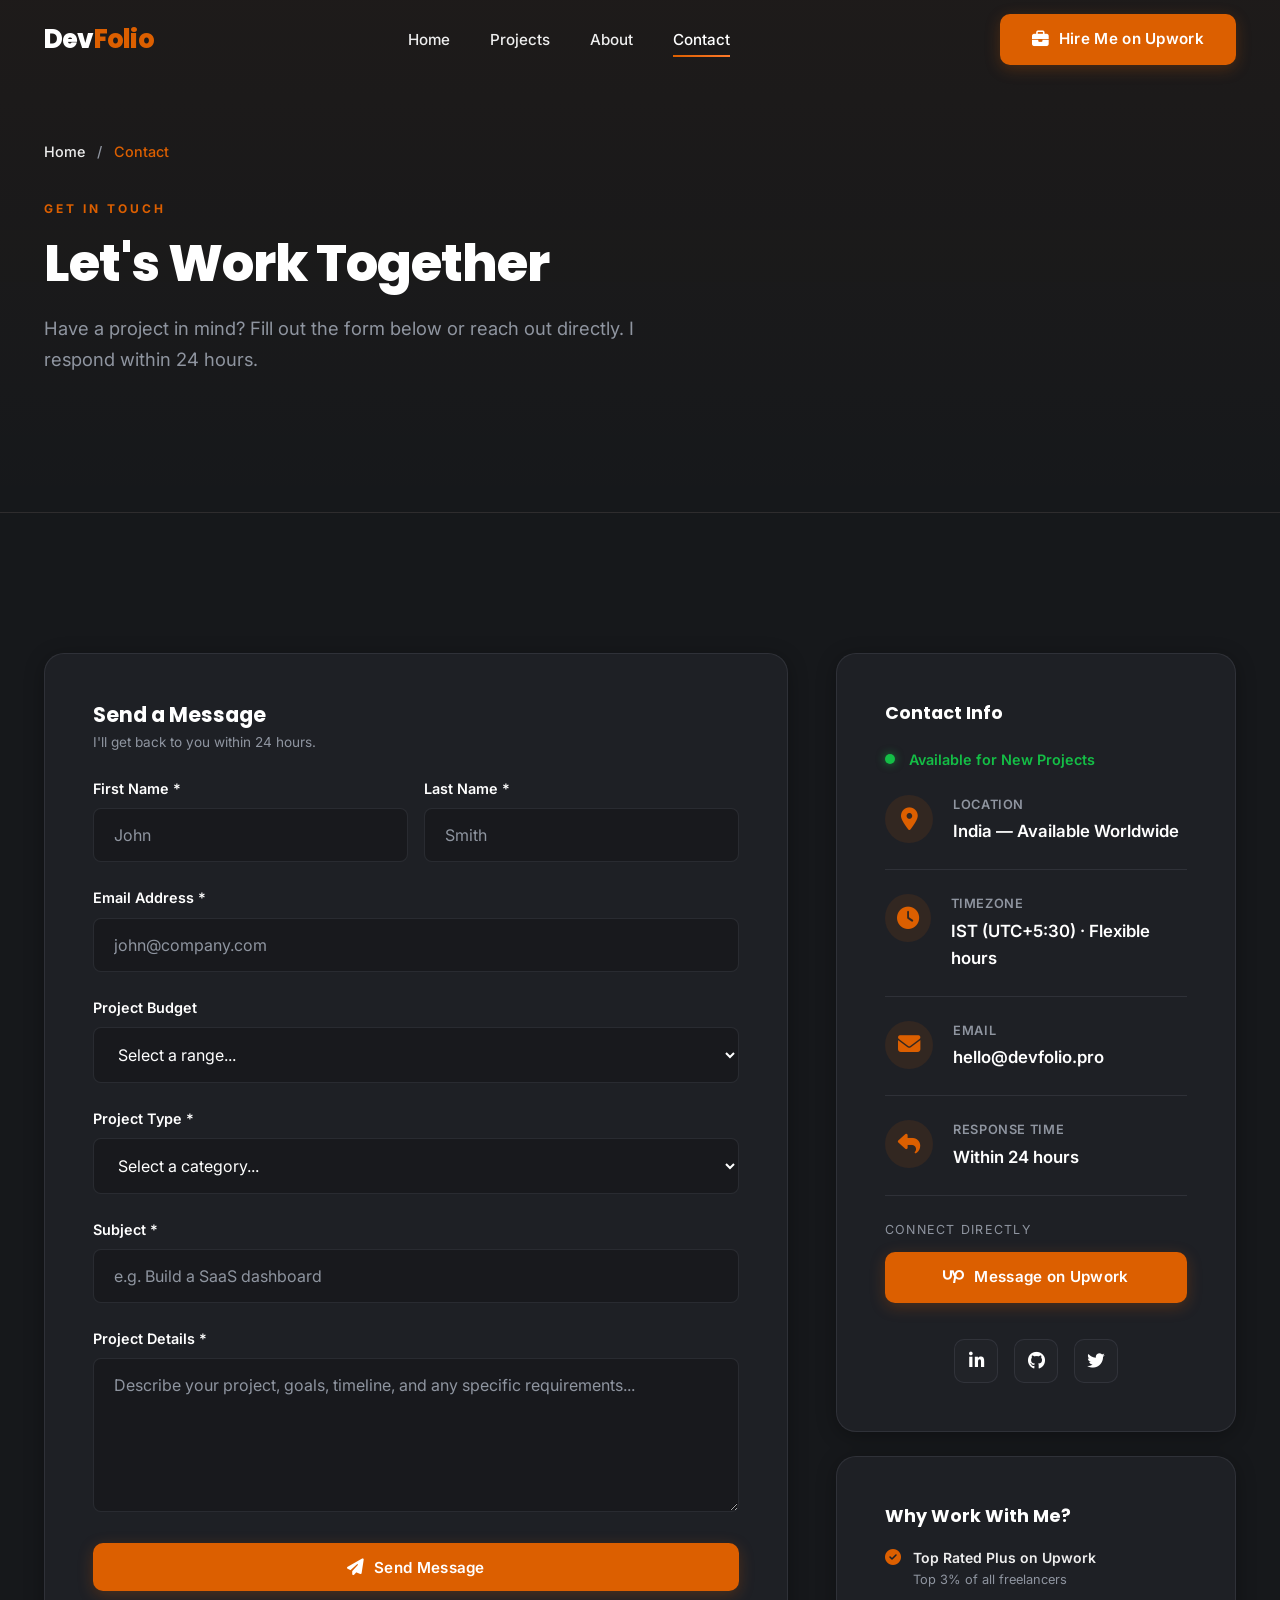
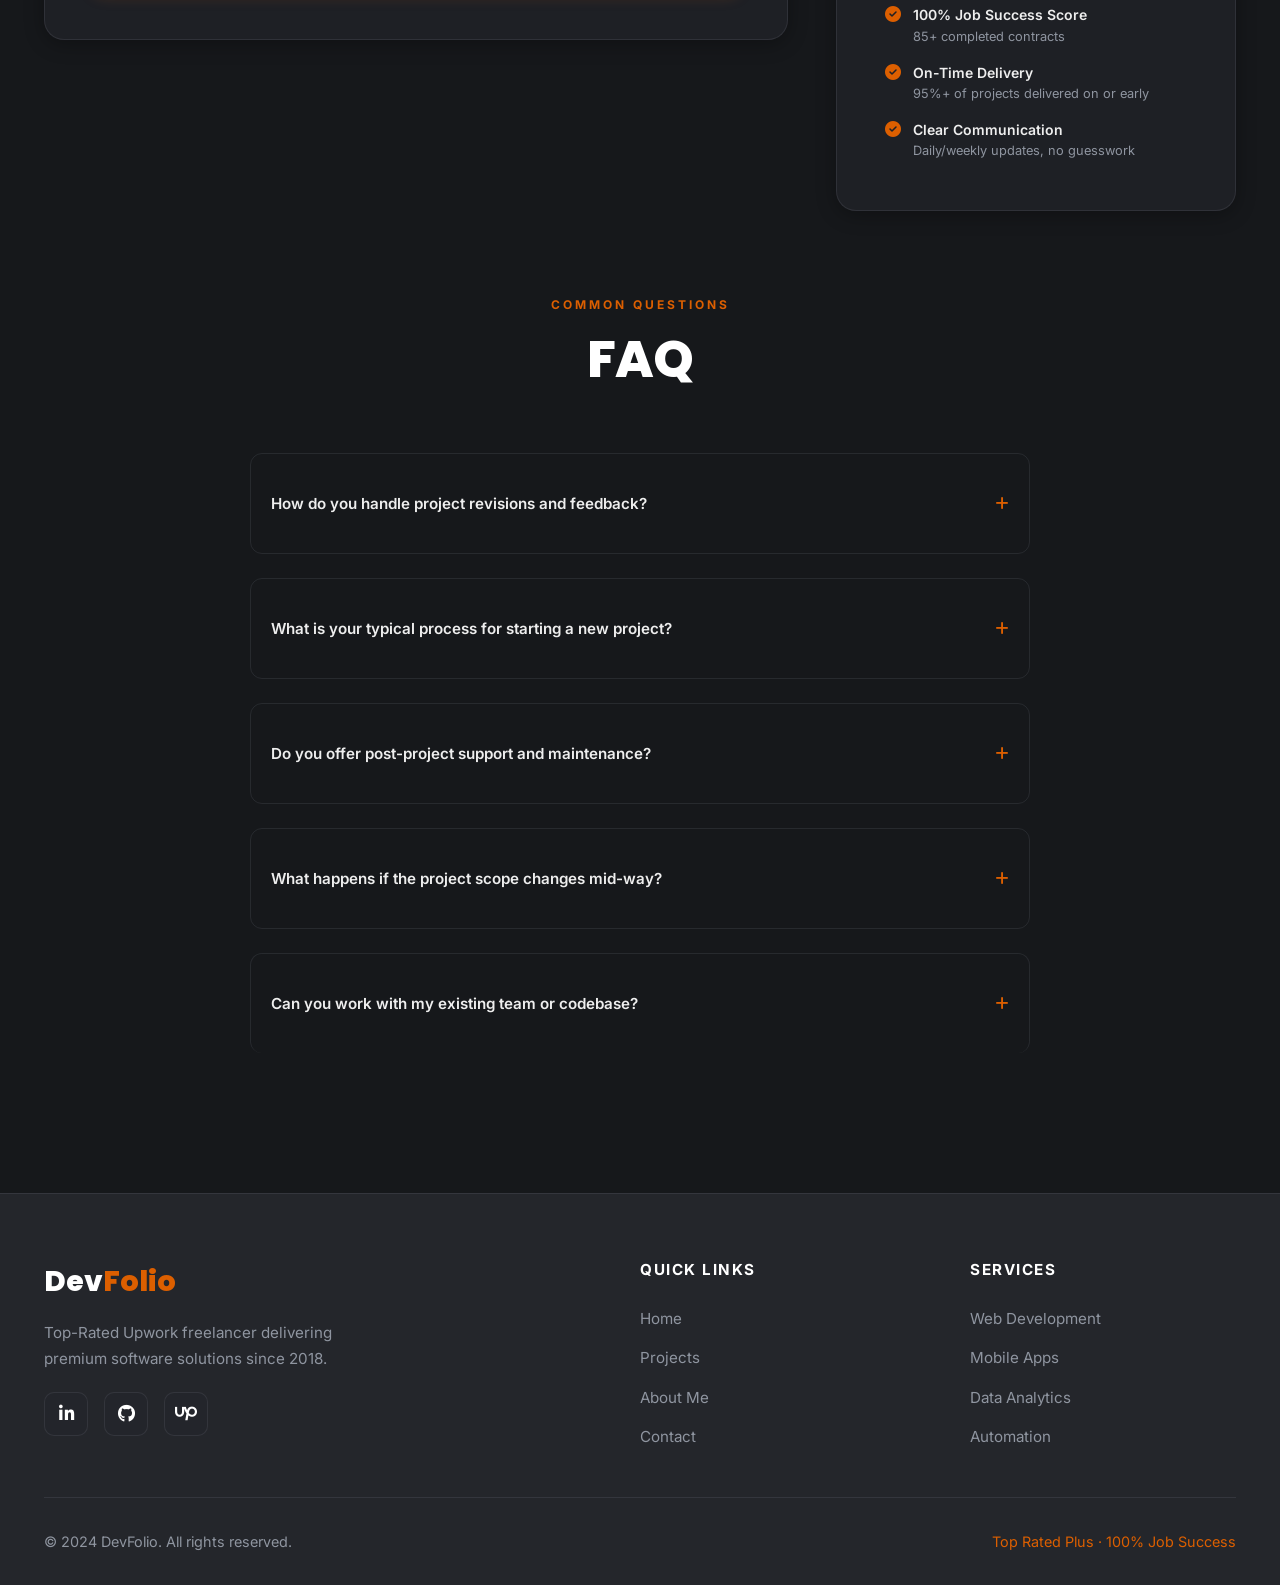
<file: contact.html>
<!DOCTYPE html>
<html lang="en">
<head>
  <meta charset="UTF-8" />
  <meta name="viewport" content="width=device-width, initial-scale=1.0" />
  <title>Contact | DevFolio</title>
  <meta name="description" content="Get in touch to discuss your next project. Available for web development, mobile apps, data analytics, and automation projects on Upwork." />
  <link rel="stylesheet" href="css/style.css" />
  <link rel="stylesheet" href="css/animations.css" />
  <link rel="stylesheet" href="https://cdnjs.cloudflare.com/ajax/libs/font-awesome/6.5.1/css/all.min.css" />
  <style>
    .form-success {
      display: none;
      align-items: center;
      gap: 0.75rem;
      background: rgba(20,190,70,0.12);
      border: 1px solid rgba(20,190,70,0.3);
      border-radius: 8px;
      padding: 1rem 1.25rem;
      color: #14be46;
      font-weight: 600;
      margin-bottom: 1rem;
      font-size: 0.9rem;
    }
    .availability-dot {
      width: 10px; height: 10px; border-radius: 50%;
      background: #14be46;
      display: inline-block;
      margin-right: 0.4rem;
      box-shadow: 0 0 8px rgba(20,190,70,0.6);
      animation: pulse-dot 2s ease-in-out infinite;
    }
    @keyframes pulse-dot { 0%,100%{opacity:1; transform:scale(1);} 50%{opacity:0.7; transform:scale(0.85);} }
    .map-placeholder {
      background: var(--clr-dark);
      border-radius: var(--radius);
      border: 1px solid var(--clr-border);
      padding: 2rem;
      text-align: center;
      color: var(--clr-mid);
      margin-top: 1.5rem;
    }
    .faq-item {
      border-bottom: 1px solid var(--clr-border);
      padding: 1.25rem 0;
    }
    .faq-question {
      font-weight: 600; font-size: 0.95rem; cursor: pointer;
      display: flex; justify-content: space-between; align-items: center;
      color: var(--clr-light);
      background: none; border: none; width: 100%; text-align: left;
    }
    .faq-answer {
      font-size: 0.875rem; color: var(--clr-mid);
      max-height: 0; overflow: hidden;
      transition: max-height 0.35s ease, padding 0.35s ease;
    }
    .faq-answer.open { max-height: 200px; padding-top: 0.75rem; }
    .faq-question i { transition: transform 0.3s; color: var(--clr-accent); }
    .faq-question.open i { transform: rotate(45deg); }
  </style>
</head>
<body>

<!-- NAVBAR -->
<nav class="navbar" id="navbar">
  <div class="container">
    <div class="navbar__inner">
      <a href="index.html" class="navbar__logo">Dev<span>Folio</span></a>
      <ul class="navbar__links">
        <li><a href="index.html">Home</a></li>
        <li><a href="projects.html">Projects</a></li>
        <li><a href="about.html">About</a></li>
        <li><a href="contact.html" class="active">Contact</a></li>
      </ul>
      <a href="https://www.upwork.com" target="_blank" class="btn btn--primary navbar__cta">
        <i class="fas fa-briefcase"></i> Hire Me on Upwork
      </a>
      <button class="navbar__hamburger" id="hamburger"><span></span><span></span><span></span></button>
    </div>
  </div>
</nav>
<div class="mobile-nav" id="mobileNav">
  <button class="mobile-nav__close" id="mobileClose"><i class="fas fa-times"></i></button>
  <a href="index.html">Home</a><a href="projects.html">Projects</a>
  <a href="about.html">About</a><a href="contact.html">Contact</a>
</div>

<!-- PAGE HEADER -->
<div class="page-header">
  <div class="container">
    <div class="breadcrumb"><a href="index.html">Home</a><span>/</span><span class="current">Contact</span></div>
    <span class="section-label">Get In Touch</span>
    <h1 class="section-title fade-up">Let's Work Together</h1>
    <p class="section-subtitle fade-up">Have a project in mind? Fill out the form below or reach out directly. I respond within 24 hours.</p>
  </div>
</div>

<!-- CONTACT SECTION -->
<section class="section">
  <div class="container">
    <div class="contact-grid">

      <!-- FORM -->
      <div class="contact-form-card fade-up">
        <h2 style="font-size:1.3rem; margin-bottom:0.25rem;">Send a Message</h2>
        <p style="color:var(--clr-mid); font-size:0.85rem; margin-bottom:1.5rem;">I'll get back to you within 24 hours.</p>

        <div class="form-success" id="formSuccess">
          <i class="fas fa-check-circle" style="font-size:1.2rem;"></i>
          Message sent! I'll be in touch shortly.
        </div>

        <form id="contactForm" novalidate>
          <div style="display:grid; grid-template-columns:1fr 1fr; gap:1rem;">
            <div class="form-group">
              <label for="firstName">First Name *</label>
              <input type="text" id="firstName" name="firstName" placeholder="John" required />
            </div>
            <div class="form-group">
              <label for="lastName">Last Name *</label>
              <input type="text" id="lastName" name="lastName" placeholder="Smith" required />
            </div>
          </div>
          <div class="form-group">
            <label for="email">Email Address *</label>
            <input type="email" id="email" name="email" placeholder="john@company.com" required />
          </div>
          <div class="form-group">
            <label for="budget">Project Budget</label>
            <select id="budget" name="budget">
              <option value="">Select a range...</option>
              <option value="500-2000">$500 – $2,000</option>
              <option value="2000-5000">$2,000 – $5,000</option>
              <option value="5000-15000">$5,000 – $15,000</option>
              <option value="15000+">$15,000+</option>
              <option value="discuss">Prefer to discuss</option>
            </select>
          </div>
          <div class="form-group">
            <label for="category">Project Type *</label>
            <select id="category" name="category" required>
              <option value="">Select a category...</option>
              <option value="web">Web Development</option>
              <option value="mobile">Mobile App</option>
              <option value="data">Data Analytics / ML</option>
              <option value="automation">Automation / Scraping</option>
              <option value="ecommerce">E-Commerce</option>
              <option value="other">Other</option>
            </select>
          </div>
          <div class="form-group">
            <label for="subject">Subject *</label>
            <input type="text" id="subject" name="subject" placeholder="e.g. Build a SaaS dashboard" required />
          </div>
          <div class="form-group">
            <label for="message">Project Details *</label>
            <textarea id="message" name="message" placeholder="Describe your project, goals, timeline, and any specific requirements..." rows="6" required></textarea>
          </div>
          <button type="submit" class="btn btn--primary" style="width:100%; justify-content:center; padding:0.9rem;">
            <i class="fas fa-paper-plane"></i> Send Message
          </button>
        </form>
      </div>

      <!-- SIDEBAR -->
      <div>
        <div class="contact-sidebar fade-up" style="margin-bottom:1.5rem;">
          <h3 style="font-size:1.1rem; margin-bottom:1.5rem;">Contact Info</h3>

          <div style="display:flex; align-items:center; gap:0.5rem; margin-bottom:1.5rem; color:#14be46; font-weight:600; font-size:0.9rem;">
            <span class="availability-dot"></span> Available for New Projects
          </div>

          <div class="contact-info-item">
            <i class="fas fa-map-marker-alt"></i>
            <div>
              <div class="contact-info-item__label">Location</div>
              <div class="contact-info-item__value">India — Available Worldwide</div>
            </div>
          </div>
          <div class="contact-info-item">
            <i class="fas fa-clock"></i>
            <div>
              <div class="contact-info-item__label">Timezone</div>
              <div class="contact-info-item__value">IST (UTC+5:30) · Flexible hours</div>
            </div>
          </div>
          <div class="contact-info-item">
            <i class="fas fa-envelope"></i>
            <div>
              <div class="contact-info-item__label">Email</div>
              <div class="contact-info-item__value">hello@devfolio.pro</div>
            </div>
          </div>
          <div class="contact-info-item" style="border-bottom:none; padding-bottom:0;">
            <i class="fas fa-reply"></i>
            <div>
              <div class="contact-info-item__label">Response Time</div>
              <div class="contact-info-item__value">Within 24 hours</div>
            </div>
          </div>

          <div style="margin-top:1.5rem; padding-top:1.5rem; border-top:1px solid var(--clr-border);">
            <div style="font-size:0.78rem; color:var(--clr-mid); text-transform:uppercase; letter-spacing:0.1em; margin-bottom:0.75rem;">Connect Directly</div>
            <a href="https://www.upwork.com" target="_blank" class="btn btn--primary" style="width:100%; justify-content:center; margin-bottom:0.75rem;">
              <i class="fab fa-upwork"></i> Message on Upwork
            </a>
            <div class="social-links" style="justify-content:center;">
              <a href="#" class="social-link"><i class="fab fa-linkedin-in"></i></a>
              <a href="#" class="social-link"><i class="fab fa-github"></i></a>
              <a href="#" class="social-link"><i class="fab fa-twitter"></i></a>
            </div>
          </div>
        </div>

        <!-- Quick Stats -->
        <div class="contact-sidebar fade-up">
          <h3 style="font-size:1.1rem; margin-bottom:1.25rem;">Why Work With Me?</h3>
          <div style="display:flex; flex-direction:column; gap:0.9rem;">
            <div style="display:flex; gap:0.75rem; align-items:flex-start;">
              <i class="fas fa-check-circle" style="color:var(--clr-accent); margin-top:2px;"></i>
              <div>
                <div style="font-weight:600; font-size:0.875rem;">Top Rated Plus on Upwork</div>
                <div style="font-size:0.8rem; color:var(--clr-mid);">Top 3% of all freelancers</div>
              </div>
            </div>
            <div style="display:flex; gap:0.75rem; align-items:flex-start;">
              <i class="fas fa-check-circle" style="color:var(--clr-accent); margin-top:2px;"></i>
              <div>
                <div style="font-weight:600; font-size:0.875rem;">100% Job Success Score</div>
                <div style="font-size:0.8rem; color:var(--clr-mid);">85+ completed contracts</div>
              </div>
            </div>
            <div style="display:flex; gap:0.75rem; align-items:flex-start;">
              <i class="fas fa-check-circle" style="color:var(--clr-accent); margin-top:2px;"></i>
              <div>
                <div style="font-weight:600; font-size:0.875rem;">On-Time Delivery</div>
                <div style="font-size:0.8rem; color:var(--clr-mid);">95%+ of projects delivered on or early</div>
              </div>
            </div>
            <div style="display:flex; gap:0.75rem; align-items:flex-start;">
              <i class="fas fa-check-circle" style="color:var(--clr-accent); margin-top:2px;"></i>
              <div>
                <div style="font-weight:600; font-size:0.875rem;">Clear Communication</div>
                <div style="font-size:0.8rem; color:var(--clr-mid);">Daily/weekly updates, no guesswork</div>
              </div>
            </div>
          </div>
        </div>
      </div>

    </div>

    <!-- FAQ Section -->
    <div style="margin-top:5rem;">
      <div class="section-header fade-up">
        <span class="section-label">Common Questions</span>
        <h2 class="section-title">FAQ</h2>
      </div>
      <div style="max-width:780px; margin:0 auto;" class="fade-up">
        <div class="faq-item">
          <button class="faq-question" onclick="toggleFaq(this)">
            How do you handle project revisions and feedback? <i class="fas fa-plus"></i>
          </button>
          <div class="faq-answer">
            I follow an iterative development approach with regular milestone reviews. Revisions are welcome throughout the project, and I clearly define what's included in-scope during our initial planning phase to avoid surprises.
          </div>
        </div>
        <div class="faq-item">
          <button class="faq-question" onclick="toggleFaq(this)">
            What is your typical process for starting a new project? <i class="fas fa-plus"></i>
          </button>
          <div class="faq-answer">
            We start with a discovery call to understand your requirements, followed by a detailed proposal with timeline and milestones. Once agreed, I provide weekly progress updates and maintain an open channel (Slack/email) throughout.
          </div>
        </div>
        <div class="faq-item">
          <button class="faq-question" onclick="toggleFaq(this)">
            Do you offer post-project support and maintenance? <i class="fas fa-plus"></i>
          </button>
          <div class="faq-answer">
            Yes! I offer 30-day free bug-fixing support after delivery. For ongoing maintenance, I offer monthly retainer packages to keep your application secure, updated, and performing at its best.
          </div>
        </div>
        <div class="faq-item">
          <button class="faq-question" onclick="toggleFaq(this)">
            What happens if the project scope changes mid-way? <i class="fas fa-plus"></i>
          </button>
          <div class="faq-answer">
            Scope changes are handled professionally through a simple change request process. I'll provide a revised estimate for additional work, ensuring full transparency before proceeding.
          </div>
        </div>
        <div class="faq-item" style="border-bottom:none;">
          <button class="faq-question" onclick="toggleFaq(this)">
            Can you work with my existing team or codebase? <i class="fas fa-plus"></i>
          </button>
          <div class="faq-answer">
            Absolutely. I'm comfortable integrating with existing teams and codebases. I follow standard Git workflows, write comprehensive documentation, and adhere to whatever coding standards your team uses.
          </div>
        </div>
      </div>
    </div>

  </div>
</section>

<!-- FOOTER -->
<footer class="footer">
  <div class="container">
    <div class="footer__inner">
      <div>
        <div class="footer__brand-name">Dev<span>Folio</span></div>
        <p class="footer__brand-desc">Top-Rated Upwork freelancer delivering premium software solutions since 2018.</p>
        <div class="social-links" style="margin-top:1.25rem;">
          <a href="#" class="social-link"><i class="fab fa-linkedin-in"></i></a>
          <a href="#" class="social-link"><i class="fab fa-github"></i></a>
          <a href="https://www.upwork.com" target="_blank" class="social-link"><i class="fab fa-upwork"></i></a>
        </div>
      </div>
      <div>
        <div class="footer__col-title">Quick Links</div>
        <ul class="footer__links">
          <li><a href="index.html">Home</a></li>
          <li><a href="projects.html">Projects</a></li>
          <li><a href="about.html">About Me</a></li>
          <li><a href="contact.html">Contact</a></li>
        </ul>
      </div>
      <div>
        <div class="footer__col-title">Services</div>
        <ul class="footer__links">
          <li><a href="projects.html?filter=web">Web Development</a></li>
          <li><a href="projects.html?filter=mobile">Mobile Apps</a></li>
          <li><a href="projects.html?filter=data">Data Analytics</a></li>
          <li><a href="projects.html?filter=automation">Automation</a></li>
        </ul>
      </div>
    </div>
    <div class="footer__bottom">
      <span>© 2024 DevFolio. All rights reserved.</span>
      <span style="color: var(--clr-accent);">Top Rated Plus · 100% Job Success</span>
    </div>
  </div>
</footer>

<script src="js/main.js"></script>
<script src="js/page-effects.js"></script>
<script>
function toggleFaq(btn) {
  const answer = btn.nextElementSibling;
  const isOpen = answer.classList.contains('open');
  // Close all
  document.querySelectorAll('.faq-answer').forEach(a => a.classList.remove('open'));
  document.querySelectorAll('.faq-question').forEach(b => b.classList.remove('open'));
  // Open this one if it was closed
  if (!isOpen) {
    answer.classList.add('open');
    btn.classList.add('open');
  }
}
</script>
</body>
</html>
</file>
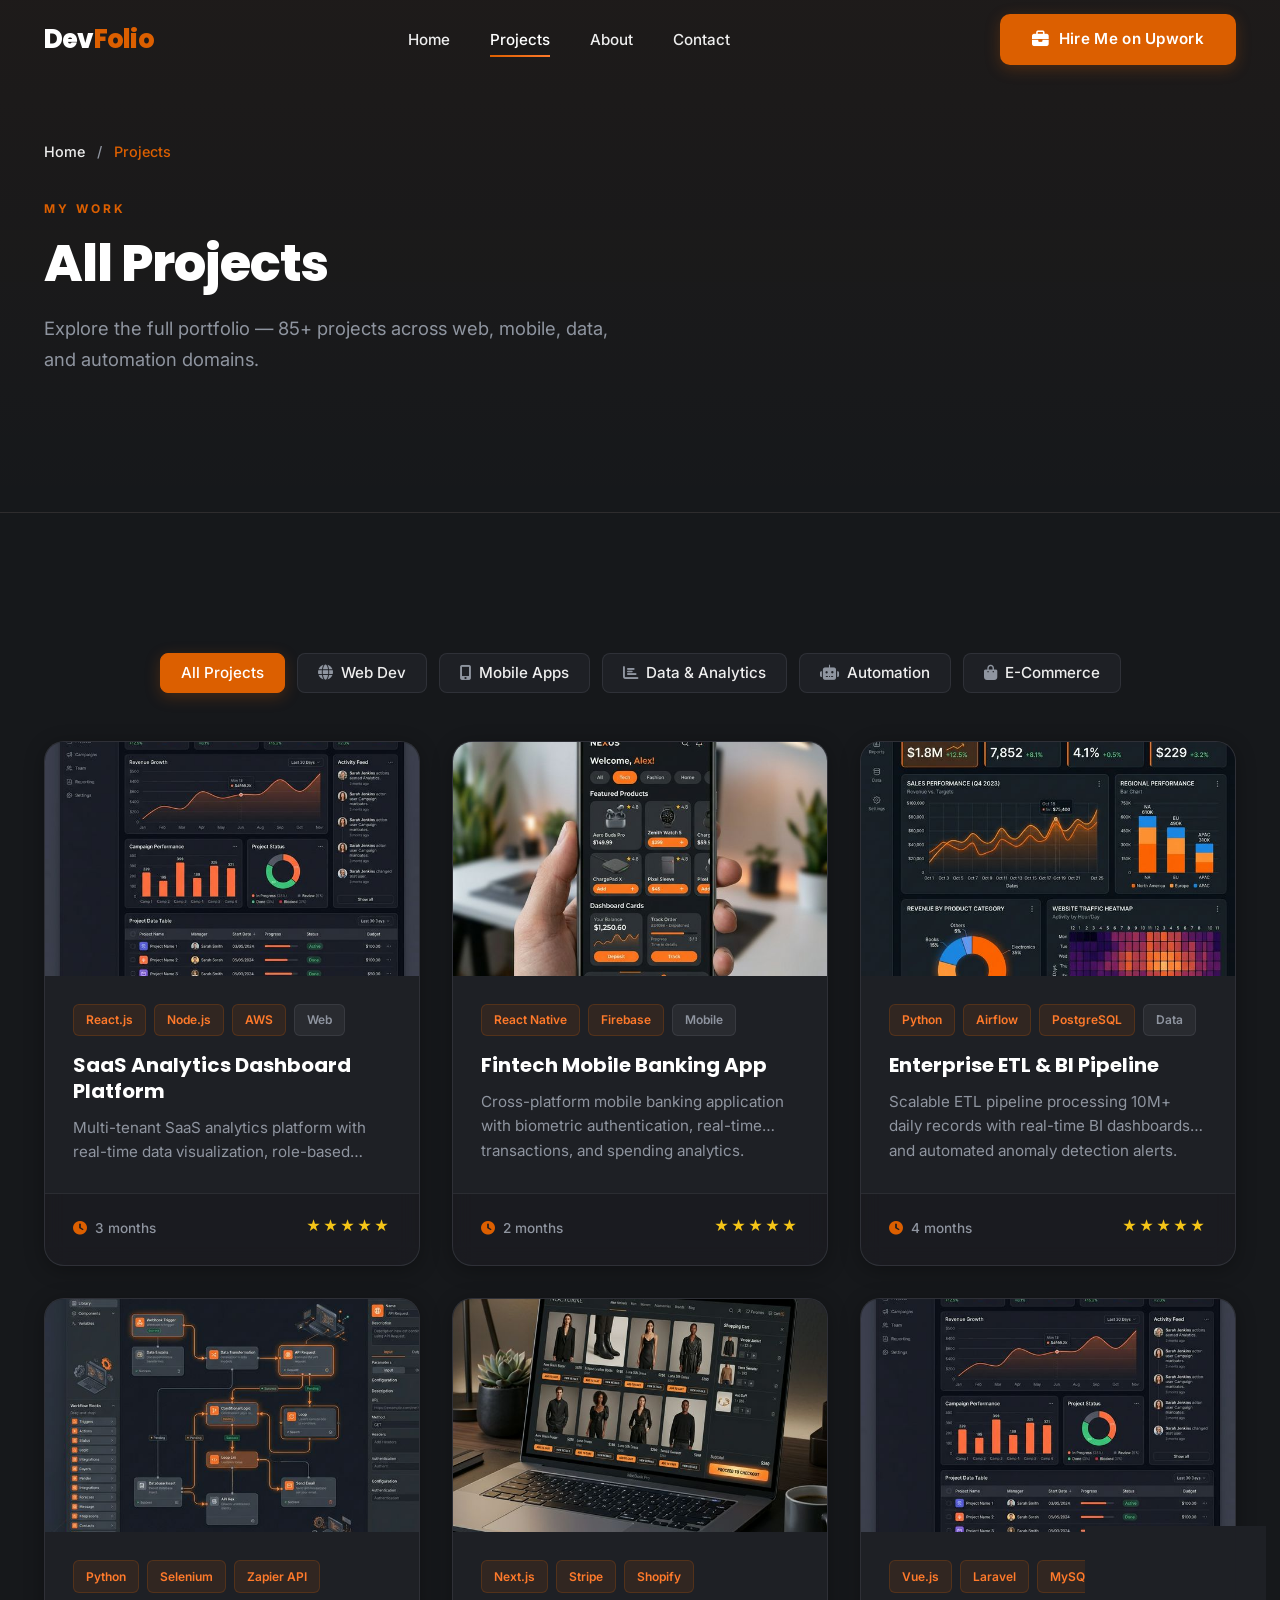
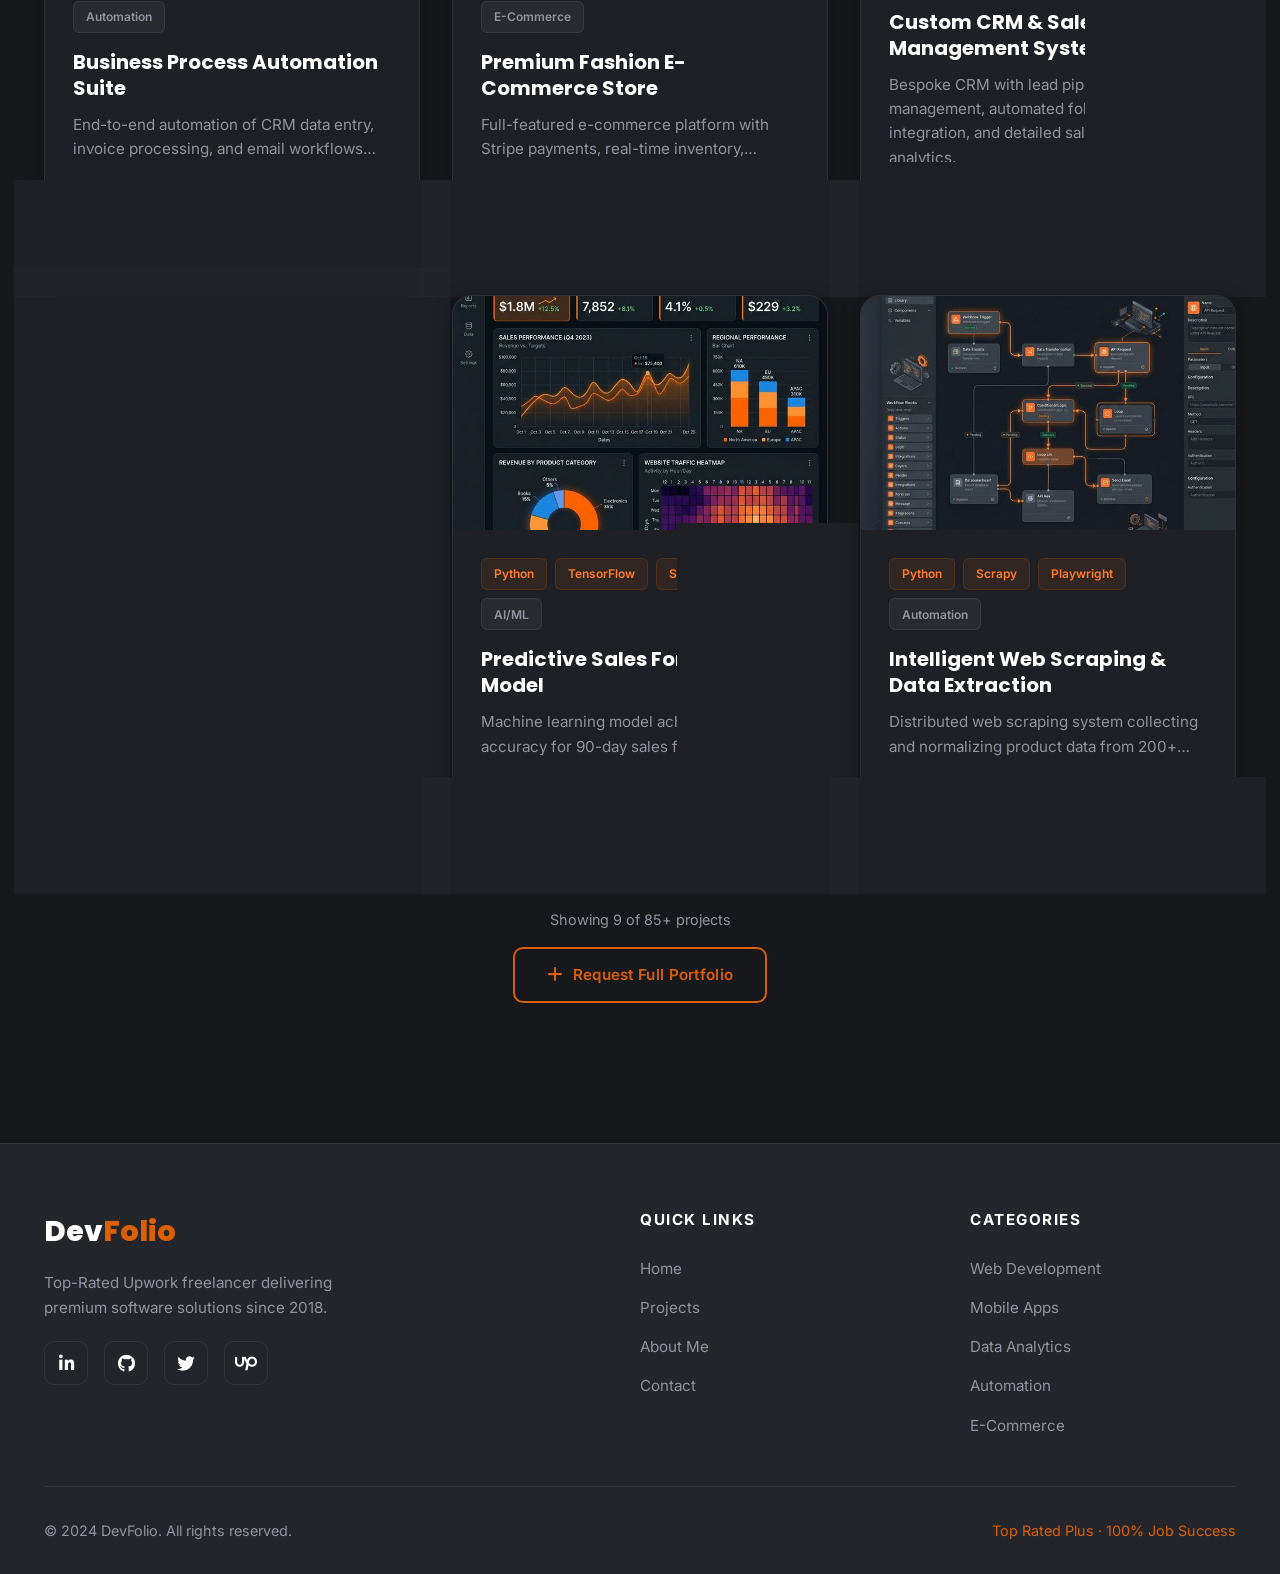
<file: projects.html>
<!DOCTYPE html>
<html lang="en">
<head>
  <meta charset="UTF-8" />
  <meta name="viewport" content="width=device-width, initial-scale=1.0" />
  <title>All Projects | DevFolio</title>
  <meta name="description" content="Browse all 85+ freelance projects completed on Upwork — web apps, mobile apps, data pipelines, automation systems, and e-commerce solutions." />
  <link rel="stylesheet" href="css/style.css" />
  <link rel="stylesheet" href="css/animations.css" />
  <link rel="stylesheet" href="https://cdnjs.cloudflare.com/ajax/libs/font-awesome/6.5.1/css/all.min.css" />
</head>
<body>

<!-- NAVBAR -->
<nav class="navbar" id="navbar">
  <div class="container">
    <div class="navbar__inner">
      <a href="index.html" class="navbar__logo">Dev<span>Folio</span></a>
      <ul class="navbar__links">
        <li><a href="index.html">Home</a></li>
        <li><a href="projects.html" class="active">Projects</a></li>
        <li><a href="about.html">About</a></li>
        <li><a href="contact.html">Contact</a></li>
      </ul>
      <a href="https://www.upwork.com" target="_blank" class="btn btn--primary navbar__cta">
        <i class="fas fa-briefcase"></i> Hire Me on Upwork
      </a>
      <button class="navbar__hamburger" id="hamburger"><span></span><span></span><span></span></button>
    </div>
  </div>
</nav>
<div class="mobile-nav" id="mobileNav">
  <button class="mobile-nav__close" id="mobileClose"><i class="fas fa-times"></i></button>
  <a href="index.html">Home</a>
  <a href="projects.html">Projects</a>
  <a href="about.html">About</a>
  <a href="contact.html">Contact</a>
  <a href="https://www.upwork.com" target="_blank" class="btn btn--primary">Hire Me on Upwork</a>
</div>

<!-- PAGE HEADER -->
<div class="page-header">
  <div class="container">
    <div class="breadcrumb">
      <a href="index.html">Home</a>
      <span>/</span>
      <span class="current">Projects</span>
    </div>
    <span class="section-label">My Work</span>
    <h1 class="section-title fade-up">All Projects</h1>
    <p class="section-subtitle fade-up">Explore the full portfolio — 85+ projects across web, mobile, data, and automation domains.</p>
  </div>
</div>

<!-- PROJECTS SECTION -->
<section class="section">
  <div class="container">

    <!-- Filters -->
    <div class="filter-bar fade-up">
      <button class="filter-btn active" data-filter="all">All Projects</button>
      <button class="filter-btn" data-filter="web"><i class="fas fa-globe"></i> Web Dev</button>
      <button class="filter-btn" data-filter="mobile"><i class="fas fa-mobile-alt"></i> Mobile Apps</button>
      <button class="filter-btn" data-filter="data"><i class="fas fa-chart-bar"></i> Data & Analytics</button>
      <button class="filter-btn" data-filter="automation"><i class="fas fa-robot"></i> Automation</button>
      <button class="filter-btn" data-filter="ecommerce"><i class="fas fa-shopping-bag"></i> E-Commerce</button>
    </div>

    <!-- Projects Grid -->
    <div class="projects-grid" id="projectsGrid">

      <!-- Project 1 -->
      <div class="project-card stagger-item" data-category="web">
        <div class="project-card__image">
          <img src="assets/images/project_web_app.png" alt="SaaS Analytics Dashboard" loading="lazy" />
          <div class="project-card__overlay">
            <a href="project-detail.html?id=1" class="btn btn--primary"><i class="fas fa-eye"></i> View Details</a>
          </div>
        </div>
        <div class="project-card__body">
          <div class="project-card__tags">
            <span class="tag">React.js</span><span class="tag">Node.js</span><span class="tag">AWS</span><span class="tag--gray tag">Web</span>
          </div>
          <h3 class="project-card__title">SaaS Analytics Dashboard Platform</h3>
          <p class="project-card__desc">Multi-tenant SaaS analytics platform with real-time data visualization, role-based access control, and automated PDF reporting.</p>
        </div>
        <div class="project-card__footer">
          <span class="project-card__meta"><i class="fas fa-clock"></i> 3 months</span>
          <div class="stars">★★★★★</div>
        </div>
      </div>

      <!-- Project 2 -->
      <div class="project-card stagger-item" data-category="mobile">
        <div class="project-card__image">
          <img src="assets/images/project_mobile_app.png" alt="Fintech Mobile App" loading="lazy" />
          <div class="project-card__overlay">
            <a href="project-detail.html?id=2" class="btn btn--primary"><i class="fas fa-eye"></i> View Details</a>
          </div>
        </div>
        <div class="project-card__body">
          <div class="project-card__tags">
            <span class="tag">React Native</span><span class="tag">Firebase</span><span class="tag--gray tag">Mobile</span>
          </div>
          <h3 class="project-card__title">Fintech Mobile Banking App</h3>
          <p class="project-card__desc">Cross-platform mobile banking application with biometric authentication, real-time transactions, and spending analytics.</p>
        </div>
        <div class="project-card__footer">
          <span class="project-card__meta"><i class="fas fa-clock"></i> 2 months</span>
          <div class="stars">★★★★★</div>
        </div>
      </div>

      <!-- Project 3 -->
      <div class="project-card stagger-item" data-category="data">
        <div class="project-card__image">
          <img src="assets/images/project_data_dashboard.png" alt="ETL Pipeline" loading="lazy" />
          <div class="project-card__overlay">
            <a href="project-detail.html?id=3" class="btn btn--primary"><i class="fas fa-eye"></i> View Details</a>
          </div>
        </div>
        <div class="project-card__body">
          <div class="project-card__tags">
            <span class="tag">Python</span><span class="tag">Airflow</span><span class="tag">PostgreSQL</span><span class="tag--gray tag">Data</span>
          </div>
          <h3 class="project-card__title">Enterprise ETL & BI Pipeline</h3>
          <p class="project-card__desc">Scalable ETL pipeline processing 10M+ daily records with real-time BI dashboards and automated anomaly detection alerts.</p>
        </div>
        <div class="project-card__footer">
          <span class="project-card__meta"><i class="fas fa-clock"></i> 4 months</span>
          <div class="stars">★★★★★</div>
        </div>
      </div>

      <!-- Project 4 -->
      <div class="project-card stagger-item" data-category="automation">
        <div class="project-card__image">
          <img src="assets/images/project_automation.png" alt="Workflow Automation" loading="lazy" />
          <div class="project-card__overlay">
            <a href="project-detail.html?id=4" class="btn btn--primary"><i class="fas fa-eye"></i> View Details</a>
          </div>
        </div>
        <div class="project-card__body">
          <div class="project-card__tags">
            <span class="tag">Python</span><span class="tag">Selenium</span><span class="tag">Zapier API</span><span class="tag--gray tag">Automation</span>
          </div>
          <h3 class="project-card__title">Business Process Automation Suite</h3>
          <p class="project-card__desc">End-to-end automation of CRM data entry, invoice processing, and email workflows saving 80+ hours per week for the client.</p>
        </div>
        <div class="project-card__footer">
          <span class="project-card__meta"><i class="fas fa-clock"></i> 6 weeks</span>
          <div class="stars">★★★★★</div>
        </div>
      </div>

      <!-- Project 5 -->
      <div class="project-card stagger-item" data-category="ecommerce">
        <div class="project-card__image">
          <img src="assets/images/project_ecommerce.png" alt="E-Commerce Store" loading="lazy" />
          <div class="project-card__overlay">
            <a href="project-detail.html?id=5" class="btn btn--primary"><i class="fas fa-eye"></i> View Details</a>
          </div>
        </div>
        <div class="project-card__body">
          <div class="project-card__tags">
            <span class="tag">Next.js</span><span class="tag">Stripe</span><span class="tag">Shopify</span><span class="tag--gray tag">E-Commerce</span>
          </div>
          <h3 class="project-card__title">Premium Fashion E-Commerce Store</h3>
          <p class="project-card__desc">Full-featured e-commerce platform with Stripe payments, real-time inventory, wishlist, advanced filtering, and admin dashboard.</p>
        </div>
        <div class="project-card__footer">
          <span class="project-card__meta"><i class="fas fa-clock"></i> 5 weeks</span>
          <div class="stars">★★★★★</div>
        </div>
      </div>

      <!-- Project 6 -->
      <div class="project-card stagger-item" data-category="web">
        <div class="project-card__image">
          <img src="assets/images/project_web_app.png" alt="CRM System" loading="lazy" />
          <div class="project-card__overlay">
            <a href="project-detail.html?id=6" class="btn btn--primary"><i class="fas fa-eye"></i> View Details</a>
          </div>
        </div>
        <div class="project-card__body">
          <div class="project-card__tags">
            <span class="tag">Vue.js</span><span class="tag">Laravel</span><span class="tag">MySQL</span><span class="tag--gray tag">Web</span>
          </div>
          <h3 class="project-card__title">Custom CRM & Sales Management System</h3>
          <p class="project-card__desc">Bespoke CRM with lead pipeline management, automated follow-ups, email integration, and detailed sales performance analytics.</p>
        </div>
        <div class="project-card__footer">
          <span class="project-card__meta"><i class="fas fa-clock"></i> 2.5 months</span>
          <div class="stars">★★★★★</div>
        </div>
      </div>

      <!-- Project 7 -->
      <div class="project-card stagger-item" data-category="mobile">
        <div class="project-card__image">
          <img src="assets/images/project_mobile_app.png" alt="Health & Fitness App" loading="lazy" />
          <div class="project-card__overlay">
            <a href="project-detail.html?id=7" class="btn btn--primary"><i class="fas fa-eye"></i> View Details</a>
          </div>
        </div>
        <div class="project-card__body">
          <div class="project-card__tags">
            <span class="tag">Flutter</span><span class="tag">Dart</span><span class="tag">HealthKit</span><span class="tag--gray tag">Mobile</span>
          </div>
          <h3 class="project-card__title">Health & Fitness Tracker App</h3>
          <p class="project-card__desc">Feature-rich fitness app integrating Apple HealthKit and Google Fit, with workout plans, nutrition tracking, and progress charts.</p>
        </div>
        <div class="project-card__footer">
          <span class="project-card__meta"><i class="fas fa-clock"></i> 10 weeks</span>
          <div class="stars">★★★★★</div>
        </div>
      </div>

      <!-- Project 8 -->
      <div class="project-card stagger-item" data-category="data">
        <div class="project-card__image">
          <img src="assets/images/project_data_dashboard.png" alt="ML Prediction Model" loading="lazy" />
          <div class="project-card__overlay">
            <a href="project-detail.html?id=8" class="btn btn--primary"><i class="fas fa-eye"></i> View Details</a>
          </div>
        </div>
        <div class="project-card__body">
          <div class="project-card__tags">
            <span class="tag">Python</span><span class="tag">TensorFlow</span><span class="tag">Scikit-learn</span><span class="tag--gray tag">AI/ML</span>
          </div>
          <h3 class="project-card__title">Predictive Sales Forecasting Model</h3>
          <p class="project-card__desc">Machine learning model achieving 94% accuracy for 90-day sales forecasting, integrated with existing ERP via REST API.</p>
        </div>
        <div class="project-card__footer">
          <span class="project-card__meta"><i class="fas fa-clock"></i> 8 weeks</span>
          <div class="stars">★★★★★</div>
        </div>
      </div>

      <!-- Project 9 -->
      <div class="project-card stagger-item" data-category="automation">
        <div class="project-card__image">
          <img src="assets/images/project_automation.png" alt="Web Scraping Tool" loading="lazy" />
          <div class="project-card__overlay">
            <a href="project-detail.html?id=9" class="btn btn--primary"><i class="fas fa-eye"></i> View Details</a>
          </div>
        </div>
        <div class="project-card__body">
          <div class="project-card__tags">
            <span class="tag">Python</span><span class="tag">Scrapy</span><span class="tag">Playwright</span><span class="tag--gray tag">Automation</span>
          </div>
          <h3 class="project-card__title">Intelligent Web Scraping & Data Extraction</h3>
          <p class="project-card__desc">Distributed web scraping system collecting and normalizing product data from 200+ websites with anti-detection measures and MongoDB storage.</p>
        </div>
        <div class="project-card__footer">
          <span class="project-card__meta"><i class="fas fa-clock"></i> 3 weeks</span>
          <div class="stars">★★★★★</div>
        </div>
      </div>

    </div>

    <!-- Load More -->
    <div style="text-align:center; margin-top:3rem;" class="fade-up">
      <p style="color:var(--clr-mid); margin-bottom:1rem; font-size:0.9rem;">
        Showing 9 of 85+ projects
      </p>
      <a href="contact.html" class="btn btn--outline">
        <i class="fas fa-plus"></i> Request Full Portfolio
      </a>
    </div>

  </div>
</section>

<!-- FOOTER -->
<footer class="footer">
  <div class="container">
    <div class="footer__inner">
      <div>
        <div class="footer__brand-name">Dev<span>Folio</span></div>
        <p class="footer__brand-desc">Top-Rated Upwork freelancer delivering premium software solutions since 2018.</p>
        <div class="social-links" style="margin-top:1.25rem;">
          <a href="#" class="social-link"><i class="fab fa-linkedin-in"></i></a>
          <a href="#" class="social-link"><i class="fab fa-github"></i></a>
          <a href="#" class="social-link"><i class="fab fa-twitter"></i></a>
          <a href="https://www.upwork.com" target="_blank" class="social-link"><i class="fab fa-upwork"></i></a>
        </div>
      </div>
      <div>
        <div class="footer__col-title">Quick Links</div>
        <ul class="footer__links">
          <li><a href="index.html">Home</a></li>
          <li><a href="projects.html">Projects</a></li>
          <li><a href="about.html">About Me</a></li>
          <li><a href="contact.html">Contact</a></li>
        </ul>
      </div>
      <div>
        <div class="footer__col-title">Categories</div>
        <ul class="footer__links">
          <li><a href="#" onclick="document.querySelector('[data-filter=web]').click(); return false;">Web Development</a></li>
          <li><a href="#" onclick="document.querySelector('[data-filter=mobile]').click(); return false;">Mobile Apps</a></li>
          <li><a href="#" onclick="document.querySelector('[data-filter=data]').click(); return false;">Data Analytics</a></li>
          <li><a href="#" onclick="document.querySelector('[data-filter=automation]').click(); return false;">Automation</a></li>
          <li><a href="#" onclick="document.querySelector('[data-filter=ecommerce]').click(); return false;">E-Commerce</a></li>
        </ul>
      </div>
    </div>
    <div class="footer__bottom">
      <span>© 2024 DevFolio. All rights reserved.</span>
      <span style="color:var(--clr-accent);">Top Rated Plus · 100% Job Success</span>
    </div>
  </div>
</footer>

<script src="js/main.js"></script>
<script src="js/page-effects.js"></script>
<script>
  // Apply URL filter param on load
  const params = new URLSearchParams(window.location.search);
  const filterParam = params.get('filter');
  if (filterParam) {
    const btn = document.querySelector(`[data-filter="${filterParam}"]`);
    if (btn) setTimeout(() => btn.click(), 300);
  }
</script>
</body>
</html>
</file>
<file: css/style.css>
/* ============================================================
   Global CSS — Upwork Portfolio
   Palette: #EEEEEE | #686D76 | #373A40 | #DC5F00
   ============================================================ */

@import url('https://fonts.googleapis.com/css2?family=Inter:wght@300;400;500;600;700&family=Poppins:wght@400;500;600;700;800&display=swap');

/* ── CSS Variables ── */
:root {
  --clr-light:   #EEEEEE;
  --clr-mid:     #8f95a0; /* Slightly lighter gray for better contrast */
  --clr-dark:    #373A40;
  --clr-darker:  #24262b;
  --clr-darkest: #16181b; /* Deepened background */
  --clr-accent:  #DC5F00;
  --clr-accent2: #ff7a2b;
  --clr-card:    rgba(36, 38, 43, 0.65); /* Glassier cards */
  --clr-border:  rgba(143, 149, 160, 0.15); /* Softer borders */
  
  --radius:      12px;
  --radius-lg:   20px;
  --shadow-soft: 0 4px 20px rgba(0,0,0,0.3);
  --shadow-hard: 0 12px 40px rgba(0,0,0,0.5);
  
  --transition-fast: all 0.2s cubic-bezier(0.4, 0, 0.2, 1);
  --transition:      all 0.35s cubic-bezier(0.4, 0, 0.2, 1);
  --transition-slow: all 0.6s cubic-bezier(0.25, 1, 0.5, 1);
  
  --ff-heading:  'Poppins', sans-serif;
  --ff-body:     'Inter', sans-serif;
  
  --nav-height:  80px;
}

/* ── Reset ── */
*, *::before, *::after { box-sizing: border-box; margin: 0; padding: 0; }
html { scroll-behavior: smooth; font-size: 16px; }
body {
  font-family: var(--ff-body);
  background-color: var(--clr-darkest);
  color: var(--clr-light);
  line-height: 1.6;
  overflow-x: hidden;
  -webkit-font-smoothing: antialiased;
  -moz-osx-font-smoothing: grayscale;
}
a { color: inherit; text-decoration: none; }
img, video { display: block; max-width: 100%; height: auto; border-radius: 4px; }
ul { list-style: none; }
button { cursor: pointer; border: none; background: none; font-family: inherit; }
input, textarea, select { font-family: inherit; }

/* ── Scrollbar ── */
::-webkit-scrollbar { width: 8px; }
::-webkit-scrollbar-track { background: var(--clr-darkest); }
::-webkit-scrollbar-thumb { background: rgba(220, 95, 0, 0.5); border-radius: 4px; }
::-webkit-scrollbar-thumb:hover { background: var(--clr-accent); }

/* ── Typography ── */
h1, h2, h3, h4, h5 { font-family: var(--ff-heading); line-height: 1.25; font-weight: 700; color: #fff; }

.section-label {
  display: inline-block;
  font-size: 0.75rem;
  font-weight: 700;
  letter-spacing: 0.25em;
  text-transform: uppercase;
  color: var(--clr-accent);
  margin-bottom: 1rem;
}
.section-title {
  font-size: clamp(2rem, 5vw, 3.2rem);
  font-weight: 800;
  line-height: 1.15;
  margin-bottom: 1.25rem;
  letter-spacing: -0.02em;
}
.section-subtitle {
  color: var(--clr-mid);
  font-size: clamp(1rem, 2vw, 1.15rem);
  line-height: 1.7;
  max-width: 600px;
  margin-bottom: 3.5rem;
}

/* ── Container & Layout ── */
.container { max-width: 1240px; margin: 0 auto; padding: 0 1.5rem; width: 100%; }
.section { padding: clamp(80px, 12vw, 140px) 0; }
.section--alt { background-color: var(--clr-darker); border-top: 1px solid var(--clr-border); border-bottom: 1px solid var(--clr-border); }

/* ── Buttons ── */
.btn {
  display: inline-flex;
  align-items: center;
  justify-content: center;
  gap: 0.6rem;
  padding: 0.85rem 2rem;
  border-radius: 10px;
  font-weight: 600;
  font-size: 0.95rem;
  transition: var(--transition);
  white-space: nowrap;
  letter-spacing: 0.02em;
}
.btn i { font-size: 1.1em; }
.btn--primary {
  background: var(--clr-accent);
  color: #fff;
  box-shadow: 0 4px 15px rgba(220, 95, 0, 0.25);
}
.btn--primary:hover {
  background: var(--clr-accent2);
  transform: translateY(-2px);
  box-shadow: 0 8px 25px rgba(220, 95, 0, 0.45);
}
.btn--outline {
  border: 2px solid var(--clr-accent);
  color: var(--clr-accent);
  background: transparent;
}
.btn--outline:hover {
  background: var(--clr-accent);
  color: #fff;
  transform: translateY(-2px);
  box-shadow: 0 8px 25px rgba(220, 95, 0, 0.3);
}
.btn--ghost {
  color: var(--clr-light);
  background: rgba(255, 255, 255, 0.05);
  border: 1px solid var(--clr-border);
}
.btn--ghost:hover {
  border-color: var(--clr-accent);
  background: rgba(220, 95, 0, 0.1);
  color: var(--clr-accent2);
  transform: translateY(-2px);
}

/* ── Navbar ── */
.navbar {
  position: fixed;
  top: 0; left: 0; right: 0;
  z-index: 1000;
  height: var(--nav-height);
  display: flex;
  align-items: center;
  transition: var(--transition);
  border-bottom: 1px solid transparent;
}
.navbar.scrolled {
  background: rgba(22, 24, 27, 0.85);
  backdrop-filter: blur(16px);
  -webkit-backdrop-filter: blur(16px);
  height: 70px;
  border-bottom: 1px solid var(--clr-border);
  box-shadow: 0 4px 30px rgba(0,0,0,0.5);
}
.navbar__inner {
  display: flex;
  align-items: center;
  justify-content: space-between;
  width: 100%;
}
.navbar__logo {
  font-family: var(--ff-heading);
  font-size: 1.6rem;
  font-weight: 800;
  color: #fff;
  letter-spacing: -0.03em;
}
.navbar__logo span { color: var(--clr-accent); }

.navbar__links {
  display: flex;
  align-items: center;
  gap: 2.5rem;
}
.navbar__links a {
  font-size: 0.95rem;
  font-weight: 500;
  color: var(--clr-light);
  transition: var(--transition-fast);
  position: relative;
  padding: 0.5rem 0;
}
.navbar__links a::after {
  content: '';
  position: absolute;
  bottom: 0; left: 0;
  width: 0; height: 2px;
  background: var(--clr-accent);
  transition: width 0.3s cubic-bezier(0.4, 0, 0.2, 1);
}
.navbar__links a:hover, .navbar__links a.active { color: #fff; }
.navbar__links a:hover::after, .navbar__links a.active::after { width: 100%; }

.navbar__cta { margin-left: 1rem; }

/* Hamburger */
.navbar__hamburger {
  display: none;
  flex-direction: column;
  justify-content: space-between;
  width: 32px; height: 20px;
  z-index: 1001;
}
.navbar__hamburger span {
  display: block;
  width: 100%; height: 2px;
  background: #fff;
  border-radius: 2px;
  transition: var(--transition-fast);
}

/* ── Mobile Nav ── */
.mobile-nav {
  display: none;
  position: fixed;
  inset: 0;
  z-index: 1000;
  background: rgba(16, 18, 20, 0.98);
  backdrop-filter: blur(10px);
  flex-direction: column;
  align-items: center;
  justify-content: center;
  gap: 2.5rem;
  opacity: 0;
  transition: opacity 0.3s ease;
}
.mobile-nav.open { display: flex; opacity: 1; }
.mobile-nav a {
  font-family: var(--ff-heading);
  font-size: 2rem;
  font-weight: 700;
  color: #fff;
  transition: color 0.2s;
}
.mobile-nav a:hover, .mobile-nav a.active { color: var(--clr-accent); }
.mobile-nav__close {
  position: absolute;
  top: 1.5rem; right: 1.5rem;
  font-size: 2.5rem;
  width: 50px; height: 50px;
  display: flex; align-items: center; justify-content: center;
  color: var(--clr-mid);
  background: rgba(255,255,255,0.05); 
  border-radius: 50%;
  transition: var(--transition-fast);
}
.mobile-nav__close:hover { color: #fff; background: rgba(255,255,255,0.1); transform: rotate(90deg); }

/* ── Hero ── */
.hero {
  min-height: 100vh;
  display: flex;
  align-items: center;
  position: relative;
  overflow: hidden;
  padding-top: var(--nav-height);
  padding-bottom: 4rem;
}
/* Enhanced fallback static background logic. 
   Will be overridden/hidden by canvas on homepage */
.hero__bg {
  position: absolute;
  inset: 0;
  background-image: url('../assets/images/hero_banner.png');
  background-size: cover;
  background-position: center;
  filter: brightness(0.25);
  z-index: 0;
}
.hero::before {
  content: '';
  position: absolute;
  inset: 0;
  background: radial-gradient(circle at 20% 50%, rgba(220,95,0,0.1) 0%, transparent 60%),
              linear-gradient(to bottom, rgba(22,24,27,0.3) 0%, #16181b 100%);
  z-index: 1;
}

.hero__content {
  position: relative;
  z-index: 2;
  max-width: 850px; /* Slightly wider for fluid typography */
}

/* Badge */
.hero__badge {
  display: inline-flex;
  align-items: center;
  gap: 0.6rem;
  background: rgba(220, 95, 0, 0.1);
  border: 1px solid rgba(220, 95, 0, 0.25);
  color: var(--clr-accent2);
  font-size: 0.85rem;
  font-weight: 600;
  padding: 0.5rem 1.25rem;
  border-radius: 999px;
  margin-bottom: 1.75rem;
  letter-spacing: 0.05em;
  box-shadow: 0 4px 20px rgba(220, 95, 0, 0.08);
  backdrop-filter: blur(4px);
}

.hero__title {
  font-size: clamp(2.5rem, 6.5vw, 4.5rem);
  font-weight: 800;
  line-height: 1.1;
  margin-bottom: 1.5rem;
  color: #fff;
  letter-spacing: -0.02em;
}
.hero__title .accent { 
  color: var(--clr-accent); 
  display: inline-block;
}

.hero__subtitle {
  font-size: clamp(1.1rem, 2.5vw, 1.25rem);
  color: var(--clr-mid);
  margin-bottom: 2.5rem;
  max-width: 650px;
  line-height: 1.6;
}

.hero__actions { 
  display: flex; 
  gap: 1rem; 
  flex-wrap: wrap; 
}

/* Stats */
.hero__stats {
  display: flex;
  gap: clamp(1.5rem, 4vw, 4rem);
  margin-top: clamp(3rem, 6vw, 5rem);
  padding-top: 2rem;
  border-top: 1px solid var(--clr-border);
  flex-wrap: wrap;
}
.hero__stat-item {
  display: flex;
  flex-direction: column;
}
.hero__stat-value {
  font-family: var(--ff-heading);
  font-size: clamp(2rem, 4vw, 2.5rem);
  font-weight: 800;
  color: #fff;
  line-height: 1.1;
  margin-bottom: 0.25rem;
}
.hero__stat-label { 
  font-size: 0.85rem; 
  color: var(--clr-mid); 
  font-weight: 500;
}

/* ── Tech Badge Strip ── */
.tech-strip {
  background: var(--clr-darker);
  padding: 1.5rem 0;
  border-top: 1px solid var(--clr-border);
  border-bottom: 1px solid var(--clr-border);
  overflow: hidden;
  position: relative;
}
/* Faded edges for strip */
.tech-strip::before, .tech-strip::after {
  content: '';
  position: absolute;
  top: 0; bottom: 0;
  width: 100px;
  z-index: 2;
  pointer-events: none;
}
.tech-strip::before {
  left: 0;
  background: linear-gradient(to right, var(--clr-darker), transparent);
}
.tech-strip::after {
  right: 0;
  background: linear-gradient(to left, var(--clr-darker), transparent);
}
.tech-strip__track {
  display: flex;
  gap: 3rem;
  animation: marquee 35s linear infinite;
  width: max-content;
}
.tech-strip__item {
  display: flex;
  align-items: center;
  gap: 0.75rem;
  color: var(--clr-mid);
  font-size: 1rem;
  font-weight: 600;
  font-family: var(--ff-heading);
  white-space: nowrap;
}
.tech-strip__item i { color: var(--clr-accent); font-size: 1.25rem; }
@keyframes marquee { from { transform: translateX(0); } to { transform: translateX(-50%); } }

/* ── Section Headers ── */
.section-header { text-align: center; margin-bottom: clamp(3rem, 6vw, 4rem); }
.section-header .section-title { margin-bottom: 0.75rem; }
.section-header .section-subtitle { margin: 0 auto; }

/* ── Project Cards ── */
.projects-grid {
  display: grid;
  grid-template-columns: repeat(auto-fill, minmax(350px, 1fr));
  gap: 2rem;
}
.project-card {
  background: var(--clr-card);
  border: 1px solid var(--clr-border);
  border-radius: var(--radius-lg);
  overflow: hidden;
  display: flex;
  flex-direction: column;
  backdrop-filter: blur(10px);
  -webkit-backdrop-filter: blur(10px);
  box-shadow: var(--shadow-soft);
}
.project-card__image {
  position: relative;
  overflow: hidden;
  aspect-ratio: 16/10;
  background: var(--clr-dark);
}
.project-card__image img {
  width: 100%; height: 100%;
  object-fit: cover;
  border-radius: 0; /* Override generic img border radius */
}
.project-card__overlay {
  position: absolute;
  inset: 0;
  background: rgba(22, 24, 27, 0.85);
  display: flex;
  align-items: center;
  justify-content: center;
  opacity: 0;
  transition: opacity 0.35s ease;
  backdrop-filter: blur(4px);
}
.project-card:hover .project-card__overlay { opacity: 1; }

.project-card__body { 
  padding: 1.75rem; 
  flex-grow: 1; 
  display: flex; 
  flex-direction: column;
}
.project-card__tags { 
  display: flex; 
  flex-wrap: wrap; 
  gap: 0.5rem; 
  margin-bottom: 1rem; 
}
.tag {
  font-size: 0.75rem;
  font-weight: 600;
  padding: 0.35rem 0.75rem;
  border-radius: 6px;
  background: rgba(220, 95, 0, 0.1);
  color: var(--clr-accent2);
  border: 1px solid rgba(220, 95, 0, 0.2);
  white-space: nowrap;
}
.tag--gray {
  background: rgba(255, 255, 255, 0.05);
  color: var(--clr-mid);
  border-color: var(--clr-border);
}

.project-card__title {
  font-size: 1.25rem;
  font-weight: 700;
  margin-bottom: 0.75rem;
  color: #fff;
  line-height: 1.3;
}
.project-card__desc {
  font-size: 0.95rem;
  color: var(--clr-mid);
  margin-bottom: 0;
  flex-grow: 1;
  display: -webkit-box;
  -webkit-line-clamp: 2;
  -webkit-box-orient: vertical;
  overflow: hidden;
}

.project-card__footer {
  display: flex;
  align-items: center;
  justify-content: space-between;
  padding: 1.25rem 1.75rem;
  border-top: 1px solid var(--clr-border);
  background: rgba(0,0,0,0.15);
}
.project-card__meta { font-size: 0.85rem; color: var(--clr-mid); font-weight: 500;}
.project-card__meta i { color: var(--clr-accent); margin-right: 4px; }

/* ── Filter Bar ── */
.filter-bar {
  display: flex;
  flex-wrap: wrap;
  justify-content: center;
  gap: 0.75rem;
  margin-bottom: 3rem;
}
.filter-btn {
  padding: 0.6rem 1.25rem;
  border-radius: 8px;
  font-size: 0.95rem;
  font-weight: 500;
  border: 1px solid var(--clr-border);
  color: var(--clr-light);
  background: var(--clr-card);
  transition: var(--transition-fast);
  display: inline-flex;
  align-items: center;
  gap: 0.5rem;
}
.filter-btn i { color: var(--clr-mid); transition: var(--transition-fast); }
.filter-btn:hover { background: rgba(255,255,255,0.08); border-color: rgba(255,255,255,0.2); }
.filter-btn.active {
  background: var(--clr-accent);
  border-color: var(--clr-accent);
  color: #fff;
  box-shadow: 0 4px 15px rgba(220, 95, 0, 0.25);
}
.filter-btn.active i { color: #fff; }

/* ── Testimonials ── */
.testimonials-grid {
  display: grid;
  grid-template-columns: repeat(auto-fill, minmax(320px, 1fr));
  gap: 2rem;
}
.testimonial-card {
  background: var(--clr-card);
  border: 1px solid var(--clr-border);
  border-radius: var(--radius-lg);
  padding: 2.5rem 2rem;
  position: relative;
  box-shadow: var(--shadow-soft);
  display: flex;
  flex-direction: column;
}
.testimonial-card__quote {
  font-size: 3rem;
  color: rgba(220, 95, 0, 0.3);
  line-height: 1;
  margin-bottom: 1rem;
  font-family: Georgia, serif;
  position: absolute;
  top: 1.5rem; right: 2rem;
}
.testimonial-card__text { 
  font-size: 1rem; 
  color: var(--clr-light); 
  margin-bottom: 2rem; 
  font-style: italic; 
  line-height: 1.6;
  flex-grow: 1;
}
.testimonial-card__author { display: flex; align-items: center; gap: 1rem; }
.testimonial-card__avatar {
  width: 50px; height: 50px;
  border-radius: 50%;
  background: linear-gradient(135deg, var(--clr-accent), var(--clr-accent2));
  display: flex; align-items: center; justify-content: center;
  font-weight: 700; font-size: 1.2rem; color: #fff;
  box-shadow: 0 4px 10px rgba(220,95,0,0.3);
}
.testimonial-card__name { font-weight: 700; font-size: 1rem; color: #fff; margin-bottom: 0.1rem; }
.testimonial-card__role { font-size: 0.85rem; color: var(--clr-mid); }
.stars { color: #f5c518; font-size: 0.9rem; margin-bottom: 0.5rem; letter-spacing: 2px; }

/* ── Skills Grid ── */
.skills-grid { 
  display: grid; 
  grid-template-columns: repeat(auto-fill, minmax(130px, 1fr)); 
  gap: 1.25rem; 
}
.skill-card {
  background: var(--clr-card);
  border: 1px solid var(--clr-border);
  border-radius: var(--radius);
  padding: 1.75rem 1rem;
  text-align: center;
  box-shadow: var(--shadow-soft);
}
.skill-card i { 
  font-size: 2.5rem; 
  color: var(--clr-accent); 
  margin-bottom: 1rem; 
  filter: drop-shadow(0 4px 6px rgba(220,95,0,0.2));
}
.skill-card__name { font-size: 0.95rem; font-weight: 600; color: #fff; }
.skill-card__level { font-size: 0.8rem; color: var(--clr-mid); margin-top: 0.4rem; font-weight: 500; }

/* ── Stats Counter Banner ── */
.stats-row { 
  display: grid; 
  grid-template-columns: repeat(auto-fit, minmax(200px, 1fr)); 
  gap: 2rem; 
}
.stat-item { 
  text-align: center; 
  padding: 1.5rem;
  background: rgba(255,255,255,0.02);
  border-radius: var(--radius-lg);
  border: 1px solid rgba(255,255,255,0.05);
}
.stat-item__value {
  font-family: var(--ff-heading);
  font-size: clamp(2.5rem, 5vw, 3.5rem);
  font-weight: 800;
  color: #fff;
  line-height: 1;
  margin-bottom: 0.5rem;
  text-shadow: 0 4px 15px rgba(220,95,0,0.2);
}
.stat-item__label { font-size: 0.9rem; color: var(--clr-accent); font-weight: 600; text-transform: uppercase; letter-spacing: 0.1em; }

/* ── CTA Banner ── */
.cta-banner {
  background: linear-gradient(135deg, var(--clr-accent) 0%, #b84f00 100%);
  border-radius: var(--radius-lg);
  padding: clamp(3rem, 6vw, 5rem) clamp(2rem, 5vw, 4rem);
  text-align: center;
  position: relative;
  overflow: hidden;
  box-shadow: var(--shadow-hard);
}
.cta-banner::after {
  content: '';
  position: absolute;
  top: 0; left: 0; right: 0; bottom: 0;
  background: url('[data-uri]') repeat;
  opacity: 0.5;
  pointer-events: none;
}
.cta-banner h2 { font-size: clamp(2rem, 4vw, 2.5rem); font-weight: 800; margin-bottom: 1rem; position: relative; z-index: 2;}
.cta-banner p { color: rgba(255,255,255,0.9); margin-bottom: 2.5rem; font-size: 1.1rem; max-width: 600px; margin-left: auto; margin-right: auto; position: relative; z-index: 2;}
.cta-banner .btn { position: relative; z-index: 2; border-color: #fff; color: #fff;}
.cta-banner .btn:hover { background: #fff; color: var(--clr-accent); }

/* ── Project Detail page ── */
.detail-hero {
  padding-top: calc(var(--nav-height) + 40px);
}
.detail-hero__image {
  width: 100%;
  aspect-ratio: 21/9;
  object-fit: cover;
  border-radius: var(--radius-lg);
  margin-top: 2rem;
  box-shadow: var(--shadow-hard);
  border: 1px solid var(--clr-border);
}
.detail-meta-grid {
  display: grid;
  grid-template-columns: repeat(auto-fit, minmax(180px, 1fr));
  gap: 1.5rem;
  background: var(--clr-card);
  border: 1px solid var(--clr-border);
  border-radius: var(--radius-lg);
  padding: 2rem;
  margin: 2.5rem 0;
  box-shadow: var(--shadow-soft);
}
.detail-meta-item__label { font-size: 0.8rem; font-weight: 700; text-transform: uppercase; letter-spacing: 0.1em; color: var(--clr-mid); margin-bottom: 0.5rem; }
.detail-meta-item__value { font-weight: 600; font-size: 1.05rem; color: #fff;}

.project-content h2, .project-content h3 { margin: 2.5rem 0 1rem; }
.project-content p { color: var(--clr-light); margin-bottom: 1.25rem; font-size: 1.05rem; }
.project-content ul { padding-left: 1.5rem; margin-bottom: 1.5rem; }
.project-content li { margin-bottom: 0.5rem; position: relative; }
.project-content li::before { content: '→'; color: var(--clr-accent); position: absolute; left: -1.5rem; font-weight: bold;}

/* ── Image Gallery ── */
.gallery-grid {
  display: grid;
  grid-template-columns: repeat(auto-fill, minmax(300px, 1fr));
  gap: 1.5rem;
  margin-top: 2rem;
}
.gallery-item {
  border-radius: var(--radius);
  overflow: hidden;
  aspect-ratio: 16/10;
  cursor: pointer;
  position: relative;
  border: 1px solid var(--clr-border);
}
.gallery-item img { width: 100%; height: 100%; object-fit: cover; }
.gallery-item__overlay {
  position: absolute; inset: 0;
  background: rgba(22, 24, 27, 0.7);
  display: flex; align-items: center; justify-content: center;
  opacity: 0; transition: opacity 0.3s;
  color: #fff; font-size: 2rem;
  backdrop-filter: blur(2px);
}

/* ── Video Modal / Lightbox ── */
.lightbox, .video-modal {
  display: none;
  position: fixed; inset: 0; z-index: 9999;
  background: rgba(16, 18, 20, 0.95);
  backdrop-filter: blur(10px);
  align-items: center; justify-content: center;
}
.lightbox.open, .video-modal.open { display: flex; }
.lightbox__img { max-width: 90vw; max-height: 85vh; border-radius: var(--radius); box-shadow: var(--shadow-hard);}
.lightbox__close, .video-modal__close {
  position: absolute; top: 1.5rem; right: 2rem;
  font-size: 2.5rem; color: #fff; cursor: pointer; 
  background: rgba(255,255,255,0.1); width: 50px; height: 50px; 
  border-radius: 50%; display: flex; align-items: center; justify-content: center;
  transition: var(--transition-fast);
}
.lightbox__close:hover, .video-modal__close:hover { background: var(--clr-accent); transform: rotate(90deg); }

.video-modal__inner {
  width: min(1000px, 95vw);
  background: var(--clr-darker);
  border-radius: var(--radius-lg);
  overflow: hidden;
  box-shadow: var(--shadow-hard);
  border: 1px solid var(--clr-border);
}
.video-modal__header {
  display: flex; justify-content: space-between; align-items: center;
  padding: 1.25rem 2rem; border-bottom: 1px solid var(--clr-border);
}
.video-modal__header h3 { margin: 0; font-size: 1.2rem;}
.video-modal__close { position: static; background: none; color: var(--clr-mid); border-radius: 4px; width: auto; height: auto; font-size: 1.8rem;}
.video-modal__close:hover { background: none; color: #fff; transform: none;}
.video-modal iframe { width: 100%; aspect-ratio: 16/9; display: block; border: none; }

.video-placeholder {
  aspect-ratio: 16/9;
  background: var(--clr-darker);
  border-radius: var(--radius-lg);
  border: 1px solid var(--clr-border);
  display: flex; flex-direction: column; align-items: center; justify-content: center;
  gap: 1.5rem; color: var(--clr-mid);
  overflow: hidden; position: relative;
}
.video-play-btn {
  display: flex; align-items: center; justify-content: center;
  width: 80px; height: 80px;
  border-radius: 50%;
  background: var(--clr-accent);
  color: #fff; font-size: 1.8rem;
  cursor: pointer;
  z-index: 2;
}

/* ── Contact Form & Grid ── */
.contact-grid {
  display: grid;
  grid-template-columns: 1fr 400px;
  gap: 3rem;
  align-items: start;
}
.contact-form-card, .contact-sidebar {
  background: var(--clr-card);
  border: 1px solid var(--clr-border);
  border-radius: var(--radius-lg);
  padding: clamp(2rem, 4vw, 3rem);
  box-shadow: var(--shadow-soft);
}
.form-group { margin-bottom: 1.5rem; }
.form-group label { display: block; font-size: 0.9rem; font-weight: 600; margin-bottom: 0.5rem; color: #fff; }
.form-group input, .form-group textarea, .form-group select {
  width: 100%;
  background: rgba(0,0,0,0.2);
  border: 1px solid var(--clr-border);
  border-radius: 8px;
  padding: 1rem 1.25rem;
  color: #fff;
  font-size: 1rem;
  transition: var(--transition-fast);
  outline: none;
}
.form-group input::placeholder, .form-group textarea::placeholder { color: var(--clr-mid); }
.form-group input:focus, .form-group textarea:focus, .form-group select:focus {
  border-color: var(--clr-accent);
  background: rgba(0,0,0,0.3);
  box-shadow: 0 0 0 4px rgba(220,95,0,0.1);
}
.form-group textarea { resize: vertical; min-height: 150px; }

.contact-info-item {
  display: flex;
  gap: 1.25rem;
  margin-bottom: 1.5rem;
  padding-bottom: 1.5rem;
  border-bottom: 1px solid var(--clr-border);
}
.contact-info-item:last-of-type { border-bottom: none; margin-bottom: 0; padding-bottom: 0; }
.contact-info-item i { 
  color: var(--clr-accent); 
  font-size: 1.4rem; 
  background: rgba(220,95,0,0.1);
  width: 48px; height: 48px;
  border-radius: 50%;
  display: flex; align-items: center; justify-content: center;
}
.contact-info-content { display: flex; flex-direction: column; justify-content: center;}
.contact-info-item__label { font-size: 0.8rem; color: var(--clr-mid); font-weight: 600; text-transform: uppercase; letter-spacing: 0.05em; margin-bottom: 0.2rem;}
.contact-info-item__value { font-size: 1.05rem; font-weight: 600; color: #fff;}

/* FAQ inside Contact Sidebar */
.faq-item {
  margin-top: 1.5rem;
  border: 1px solid var(--clr-border);
  border-radius: var(--radius);
  overflow: hidden;
}
.faq-question {
  width: 100%; text-align: left; padding: 1.25rem;
  font-weight: 600; color: #fff; font-size: 0.95rem;
  display: flex; justify-content: space-between; align-items: center;
  background: rgba(255,255,255,0.02);
}
.faq-answer { display: none; padding: 0 1.25rem 1.25rem; color: var(--clr-mid); font-size: 0.9rem; border-top: 1px solid var(--clr-border); background: rgba(0,0,0,0.1); }
.faq-answer.open { display: block; }


/* ── About Page Grid ── */
.about-grid {
  display: grid;
  grid-template-columns: 1fr 1fr;
  gap: clamp(3rem, 6vw, 6rem);
  align-items: center;
}
.about-image-wrapper {
  position: relative;
  border-radius: var(--radius-lg);
  padding: 1.5rem; 
}
.about-image-wrapper::before {
  content: '';
  position: absolute;
  top: 0; bottom: 3rem; left: 0; right: 3rem;
  border: 2px solid var(--clr-accent);
  border-radius: var(--radius-lg);
  z-index: 0;
}
.about-image-wrapper img { 
  width: 100%; 
  border-radius: var(--radius-lg); 
  position: relative; 
  z-index: 1; 
  box-shadow: var(--shadow-hard);
  transform: translate(1.5rem, 1.5rem);
}
.upwork-badge {
  display: inline-flex;
  align-items: center;
  gap: 0.5rem;
  background: rgba(20, 190, 70, 0.1);
  border: 1px solid rgba(20, 190, 70, 0.2);
  color: #26d354;
  padding: 0.5rem 1.25rem;
  border-radius: 999px;
  font-size: 0.9rem;
  font-weight: 600;
  margin-bottom: 1.5rem;
  box-shadow: 0 4px 15px rgba(20, 190, 70, 0.1);
}

/* ── Footer ── */
.footer {
  background: var(--clr-darker);
  border-top: 1px solid var(--clr-border);
  padding: 4rem 0 2rem;
}
.footer__inner {
  display: grid;
  grid-template-columns: 2fr 1fr 1fr;
  gap: 4rem;
  margin-bottom: 3rem;
}
.footer__brand-name {
  font-family: var(--ff-heading);
  font-size: 1.8rem;
  font-weight: 800;
  margin-bottom: 1rem;
  color: #fff;
}
.footer__brand-name span { color: var(--clr-accent); }
.footer__brand-desc { font-size: 0.95rem; color: var(--clr-mid); max-width: 320px; line-height: 1.7; }
.footer__col-title { font-weight: 700; font-size: 0.95rem; margin-bottom: 1.5rem; text-transform: uppercase; letter-spacing: 0.1em; color: #fff;}
.footer__links { display: flex; flex-direction: column; gap: 0.85rem; }
.footer__links a { font-size: 0.95rem; color: var(--clr-mid); transition: var(--transition-fast); }
.footer__links a:hover { color: var(--clr-accent); transform: translateX(4px); }
.footer__bottom {
  display: flex; justify-content: space-between; align-items: center;
  padding-top: 2rem; border-top: 1px solid var(--clr-border);
  font-size: 0.9rem; color: var(--clr-mid);
}
.social-links { display: flex; gap: 1rem; margin-top: 1.5rem;}
.social-link {
  display: flex; align-items: center; justify-content: center;
  width: 44px; height: 44px;
  border-radius: 10px;
  background: var(--clr-card);
  border: 1px solid var(--clr-border);
  color: #fff;
  transition: var(--transition);
  font-size: 1.1rem;
}

/* ── Page Header / Breadcrumb ── */
.page-header {
  padding: calc(var(--nav-height) + 60px) 0 80px;
  background: linear-gradient(180deg, rgba(220,95,0,0.04) 0%, transparent 100%);
  border-bottom: 1px solid var(--clr-border);
}
.breadcrumb {
  display: flex; align-items: center; gap: 0.75rem;
  font-size: 0.9rem; color: var(--clr-mid); margin-bottom: 2rem;
  font-weight: 500;
}
.breadcrumb a { color: var(--clr-light); transition: var(--transition-fast); }
.breadcrumb a:hover { color: var(--clr-accent); }
.breadcrumb .current { color: var(--clr-accent); }

/* ── Utilities / Empty State ── */
.empty-state { text-align: center; padding: 6rem 0; color: var(--clr-mid); border: 2px dashed var(--clr-border); border-radius: var(--radius-lg); margin-top: 2rem;}
.empty-state i { font-size: 3.5rem; margin-bottom: 1.5rem; opacity: 0.5;}

/* ============================================================
   RESPONSIVE DESIGN (MOBILE FIRST & BREAKPOINTS)
   ============================================================ */

/* 1200px - Large screens */
@media (max-width: 1200px) {
  .contact-grid { gap: 2rem; grid-template-columns: 1fr 340px; }
  .about-grid { gap: 3rem; }
  .footer__inner { gap: 2rem; }
}

/* 992px - Tablets Landscape / Small Desktops */
@media (max-width: 992px) {
  .contact-grid { grid-template-columns: 1fr; }
  .about-grid { grid-template-columns: 1fr; padding-top: 2rem; }
  .about-image-wrapper { max-width: 600px; margin: 0 auto 2rem; }
  .about-image-wrapper img { transform: translate(1rem, 1rem); }
  .about-image-wrapper::before { bottom: 2rem; right: 2rem; }
  
  .footer__inner { grid-template-columns: 1fr 1fr; }
  .projects-grid { grid-template-columns: repeat(auto-fill, minmax(300px, 1fr)); }
}

/* 768px - Tablets Portrait / Large Mobile */
@media (max-width: 768px) {
  /* Navbar */
  .navbar__links, .navbar__cta { display: none; }
  .navbar__hamburger { display: flex; }
  
  /* Hero */
  .hero { text-align: center; padding-top: calc(var(--nav-height) + 2rem); }
  .hero__content { margin: 0 auto; display: flex; flex-direction: column; align-items: center; }
  .hero__actions { justify-content: center; width: 100%; flex-direction: column; }
  .hero__actions .btn { width: 100%; justify-content: center;}
  .hero__stats { gap: 2rem; justify-content: center; }
  
  /* Grids & Cards */
  .projects-grid { grid-template-columns: 1fr; }
  .gallery-grid { grid-template-columns: 1fr 1fr; }
  .stats-row { grid-template-columns: 1fr 1fr; gap: 1rem; }
  
  /* Utilities */
  .detail-hero__image { aspect-ratio: 16/9; margin-top: 1rem; }
  .page-header { padding: calc(var(--nav-height) + 30px) 0 50px; text-align: center;}
  .breadcrumb { justify-content: center; }
  
  .footer__inner { grid-template-columns: 1fr; text-align: center; gap: 2.5rem;}
  .footer__brand-desc { margin: 0 auto; }
  .social-links { justify-content: center; }
  .footer__bottom { flex-direction: column; gap: 1rem; text-align: center; }
  
  /* Filter bar horizontal scroll on mobile */
  .filter-bar { 
    flex-wrap: nowrap; 
    overflow-x: auto; 
    justify-content: flex-start;
    padding-bottom: 1rem; /* Space for scrollbar */
    margin-right: -1.5rem; /* Break out of container to edge */
    padding-right: 1.5rem;
    -webkit-overflow-scrolling: touch;
    scroll-snap-type: x mandatory;
  }
  .filter-btn { scroll-snap-align: start; white-space: nowrap; flex: 0 0 auto; }
}

/* 480px - Small Mobile Devices */
@media (max-width: 480px) {
  .hero__stats { grid-template-columns: 1fr 1fr; display: grid; text-align: center; gap: 1.5rem; }
  .hero__stat-item { padding: 1rem; background: rgba(255,255,255,0.02); border-radius: 12px;}
  .hero__stat-value { font-size: 2rem; }
  
  .skills-grid { grid-template-columns: 1fr 1fr; gap: 1rem; }
  .gallery-grid { grid-template-columns: 1fr; }
  .detail-meta-grid { grid-template-columns: 1fr; gap: 1rem; padding: 1.5rem;}
  .stats-row { grid-template-columns: 1fr; }
  
  .contact-form-card, .contact-sidebar { padding: 1.5rem; }
  .cta-banner { padding: 2.5rem 1.5rem; }
  .testimonial-card { padding: 2rem 1.5rem; }
  .testimonial-card__quote { right: 1rem; top: 1rem; font-size: 2.5rem; }
}
</file>
<file: css/animations.css>
/* ============================================================
   animations.css — Professional Animations for DevFolio
   ============================================================ */

/* ── Particle Canvas Hero ── */
#heroCanvas {
  position: absolute;
  inset: 0;
  width: 100%;
  height: 100%;
  z-index: 0;
}
.hero {
  position: relative;
  overflow: hidden;
  background: radial-gradient(ellipse at 20% 50%, rgba(220,95,0,0.06) 0%, transparent 55%),
              radial-gradient(ellipse at 80% 30%, rgba(104,109,118,0.08) 0%, transparent 50%),
              linear-gradient(160deg, #1a1c1f 0%, #22252a 40%, #1e2023 100%);
}
.hero__bg {
  display: none; /* replaced by canvas */
}
.hero::before { display: none; }
.hero__content { position: relative; z-index: 2; }

/* ── Morphing gradient orbs ── */
.hero-orb {
  position: absolute;
  border-radius: 50%;
  filter: blur(80px);
  opacity: 0.35;
  z-index: 1;
  pointer-events: none;
  animation: orb-drift 12s ease-in-out infinite alternate;
}
.hero-orb--1 {
  width: 500px; height: 500px;
  background: radial-gradient(circle, rgba(220,95,0,0.25) 0%, transparent 70%);
  top: -100px; left: -100px;
  animation-duration: 15s;
}
.hero-orb--2 {
  width: 380px; height: 380px;
  background: radial-gradient(circle, rgba(104,109,118,0.18) 0%, transparent 70%);
  top: 30%; right: 5%;
  animation-duration: 18s;
  animation-delay: -5s;
}
.hero-orb--3 {
  width: 280px; height: 280px;
  background: radial-gradient(circle, rgba(220,95,0,0.12) 0%, transparent 70%);
  bottom: 10%; left: 40%;
  animation-duration: 20s;
  animation-delay: -10s;
}

@keyframes orb-drift {
  0%   { transform: translate(0, 0) scale(1); }
  33%  { transform: translate(30px, -20px) scale(1.05); }
  66%  { transform: translate(-15px, 25px) scale(0.97); }
  100% { transform: translate(20px, -10px) scale(1.03); }
}

/* ── Text reveal animations ── */
@keyframes fadeInUp {
  from { opacity: 0; transform: translateY(28px); }
  to   { opacity: 1; transform: translateY(0); }
}
@keyframes fadeInLeft {
  from { opacity: 0; transform: translateX(-30px); }
  to   { opacity: 1; transform: translateX(0); }
}
@keyframes fadeInRight {
  from { opacity: 0; transform: translateX(30px); }
  to   { opacity: 1; transform: translateX(0); }
}
@keyframes scaleIn {
  from { opacity: 0; transform: scale(0.92); }
  to   { opacity: 1; transform: scale(1); }
}
@keyframes slideDown {
  from { opacity: 0; transform: translateY(-20px); }
  to   { opacity: 1; transform: translateY(0); }
}

/* Hero content entrance */
.hero__badge  { animation: fadeInLeft 0.7s ease 0.2s both; }
.hero__title  { animation: fadeInUp 0.9s ease 0.4s both; }
.hero__subtitle { animation: fadeInUp 0.8s ease 0.65s both; }
.hero__actions{ animation: fadeInUp 0.8s ease 0.85s both; }
.hero__stats  { animation: fadeInUp 0.8s ease 1.05s both; }

/* Navbar entrance */
.navbar { animation: slideDown 0.6s ease 0.1s both; }

/* ── Underline shimmer on hover ── */
.navbar__links a::after {
  background: linear-gradient(90deg, var(--clr-accent), var(--clr-accent2), var(--clr-accent));
  background-size: 200%;
  animation: shimmer-line 2s linear infinite;
}
@keyframes shimmer-line {
  from { background-position: 200% center; }
  to   { background-position: 0% center; }
}

/* ── Card hover lift + glow ── */
.project-card {
  transition: transform 0.4s cubic-bezier(0.34, 1.56, 0.64, 1), 
              border-color 0.3s ease,
              box-shadow 0.4s ease;
}
.project-card:hover {
  transform: translateY(-10px) scale(1.01);
  box-shadow: 0 25px 60px rgba(0,0,0,0.55), 
              0 0 0 1px rgba(220,95,0,0.18),
              0 0 40px rgba(220,95,0,0.08);
}

/* ── Skill card entrance + float ── */
.skill-card {
  transition: transform 0.4s cubic-bezier(0.34,1.56,0.64,1), border-color 0.3s, box-shadow 0.35s;
}
.skill-card:hover {
  transform: translateY(-8px) scale(1.04);
  box-shadow: 0 12px 35px rgba(220,95,0,0.18);
}
.skill-card i { transition: transform 0.3s ease, color 0.3s; }
.skill-card:hover i { transform: scale(1.2) rotate(-5deg); }

/* ── Testimonial card ── */
.testimonial-card {
  transition: transform 0.35s ease, box-shadow 0.35s ease, border-color 0.3s;
}
.testimonial-card:hover {
  transform: translateY(-6px);
  box-shadow: 0 16px 40px rgba(0,0,0,0.45);
}

/* ── Button ripple + shine ── */
.btn {
  position: relative;
  overflow: hidden;
}
.btn::after {
  content: '';
  position: absolute;
  inset: 0;
  background: linear-gradient(105deg, transparent 40%, rgba(255,255,255,0.15) 50%, transparent 60%);
  transform: translateX(-100%);
  transition: transform 0.5s ease;
}
.btn:hover::after { transform: translateX(100%); }

/* ── Accent color pulsing dot ── */
@keyframes pulse-glow {
  0%, 100% { box-shadow: 0 0 0 0 rgba(220,95,0,0.4); }
  50%       { box-shadow: 0 0 0 8px rgba(220,95,0,0); }
}
.hero__badge i { animation: pulse-glow 2s ease-in-out infinite; border-radius: 50%; }

/* ── Section scroll reveal ── */
.fade-up {
  opacity: 0;
  transform: translateY(32px);
  transition: opacity 0.65s cubic-bezier(0.4,0,0.2,1), 
              transform 0.65s cubic-bezier(0.4,0,0.2,1);
}
.fade-up.visible { opacity: 1; transform: translateY(0); }

.stagger-item {
  opacity: 0;
  transform: translateY(22px);
  transition: opacity 0.55s cubic-bezier(0.4,0,0.2,1), 
              transform 0.55s cubic-bezier(0.4,0,0.2,1);
}
.stagger-item.visible { opacity: 1; transform: translateY(0); }

/* ── Page header reveal ── */
.page-header .section-label  { animation: fadeInLeft 0.6s ease 0.2s both; }
.page-header .section-title  { animation: fadeInUp 0.7s ease 0.4s both; }
.page-header .section-subtitle { animation: fadeInUp 0.7s ease 0.6s both; }
.page-header .breadcrumb     { animation: fadeInLeft 0.5s ease 0.1s both; }

/* ── Stat counter value bounce-in ── */
@keyframes counterBounce {
  0%   { transform: scale(0.8); opacity: 0; }
  60%  { transform: scale(1.1); opacity: 1; }
  100% { transform: scale(1); }
}
.stat-item__value { display: inline-block; }
.stat-item__value.counting { animation: counterBounce 0.5s cubic-bezier(0.34,1.56,0.64,1); }

/* ── Tech marquee slow-down on hover ── */
.tech-strip:hover .tech-strip__track { animation-play-state: paused; }

/* ── Filter buttons ── */
.filter-btn {
  transition: background 0.28s ease, border-color 0.28s ease, 
              color 0.28s ease, transform 0.2s ease;
}
.filter-btn:active { transform: scale(0.95); }

/* ── CTA banner subtle pulse ── */
@keyframes cta-pulse {
  0%, 100% { box-shadow: 0 0 0 0 rgba(220,95,0,0.3); }
  50%       { box-shadow: 0 0 30px 10px rgba(220,95,0,0.1); }
}
.cta-banner { animation: cta-pulse 4s ease-in-out infinite; }

/* ── Footer link hover ── */
.footer__links a {
  transition: color 0.2s ease, transform 0.2s ease, padding-left 0.2s ease;
  display: inline-block;
}
.footer__links a:hover { padding-left: 6px; }

/* ── Social link spin ── */
.social-link {
  transition: border-color 0.3s ease, color 0.3s ease, transform 0.3s cubic-bezier(0.34,1.56,0.64,1);
}
.social-link:hover { transform: translateY(-4px) scale(1.1); }

/* ── Form field focus animation ── */
.form-group input, .form-group textarea, .form-group select {
  transition: border-color 0.25s ease, box-shadow 0.25s ease, transform 0.2s ease;
}
.form-group input:focus, .form-group textarea:focus {
  transform: translateY(-1px);
}

/* ── Gallery item ── */
.gallery-item {
  transition: transform 0.35s cubic-bezier(0.34,1.56,0.64,1), box-shadow 0.35s ease;
}
.gallery-item:hover { transform: scale(1.03); box-shadow: 0 12px 35px rgba(0,0,0,0.5); }

/* ── Tag hover ── */
.tag { transition: background 0.2s, color 0.2s, transform 0.2s; }
.tag:hover { transform: scale(1.05); }

/* ── Upwork badge shimmer ── */
.upwork-badge {
  position: relative;
  overflow: hidden;
}
.upwork-badge::after {
  content: '';
  position: absolute;
  top: 0; left: -100%;
  width: 60%; height: 100%;
  background: linear-gradient(90deg, transparent, rgba(255,255,255,0.15), transparent);
  animation: badge-shimmer 3s ease-in-out infinite;
}
@keyframes badge-shimmer {
  0%   { left: -100%; }
  50%, 100% { left: 150%; }
}

/* ── Scroll progress bar ── */
#scrollProgress {
  position: fixed;
  top: 0; left: 0;
  height: 3px;
  background: linear-gradient(90deg, var(--clr-accent), var(--clr-accent2));
  z-index: 9999;
  width: 0%;
  transition: width 0.1s linear;
  box-shadow: 0 0 8px rgba(220,95,0,0.6);
}

/* ── "Back to top" button ── */
#backToTop {
  position: fixed;
  bottom: 2rem; right: 2rem;
  width: 44px; height: 44px;
  border-radius: 50%;
  background: var(--clr-accent);
  color: #fff;
  display: flex; align-items: center; justify-content: center;
  font-size: 1rem;
  border: none;
  cursor: pointer;
  opacity: 0;
  transform: translateY(20px);
  transition: opacity 0.35s ease, transform 0.35s ease, background 0.2s;
  z-index: 998;
  box-shadow: 0 4px 20px rgba(220,95,0,0.4);
}
#backToTop.visible { opacity: 1; transform: translateY(0); }
#backToTop:hover { background: var(--clr-accent2); transform: translateY(-4px); }

/* ── Typewriter cursor ── */
.typewriter::after {
  content: '|';
  color: var(--clr-accent);
  animation: blink 1s step-end infinite;
  margin-left: 2px;
}
@keyframes blink { 0%,100% { opacity: 1; } 50% { opacity: 0; } }

/* ── Page transition overlay ── */
.page-transition {
  position: fixed;
  inset: 0;
  background: var(--clr-accent);
  z-index: 9998;
  transform: scaleX(0);
  transform-origin: left;
  pointer-events: none;
}
.page-transition.enter { animation: page-enter 0.35s ease forwards; }
.page-transition.exit  { animation: page-exit 0.35s ease forwards; }
@keyframes page-enter {
  from { transform: scaleX(0); transform-origin: left; }
  to   { transform: scaleX(1); transform-origin: left; }
}
@keyframes page-exit {
  from { transform: scaleX(1); transform-origin: right; }
  to   { transform: scaleX(0); transform-origin: right; }
}

/* ── Loading skeleton shimmer for cards ── */
@keyframes skeleton-shimmer {
  0%   { background-position: -400px 0; }
  100% { background-position: 400px 0; }
}

/* ── Floating dots decoration ── */
.floating-dots {
  position: absolute;
  inset: 0;
  pointer-events: none;
  overflow: hidden;
  z-index: 1;
}
.floating-dots span {
  position: absolute;
  border-radius: 50%;
  background: rgba(220,95,0,0.12);
  animation: float-dot linear infinite;
}
@keyframes float-dot {
  0%   { transform: translateY(100vh) scale(0); opacity: 0; }
  10%  { opacity: 1; }
  90%  { opacity: 1; }
  100% { transform: translateY(-100px) scale(1); opacity: 0; }
}
</file>
